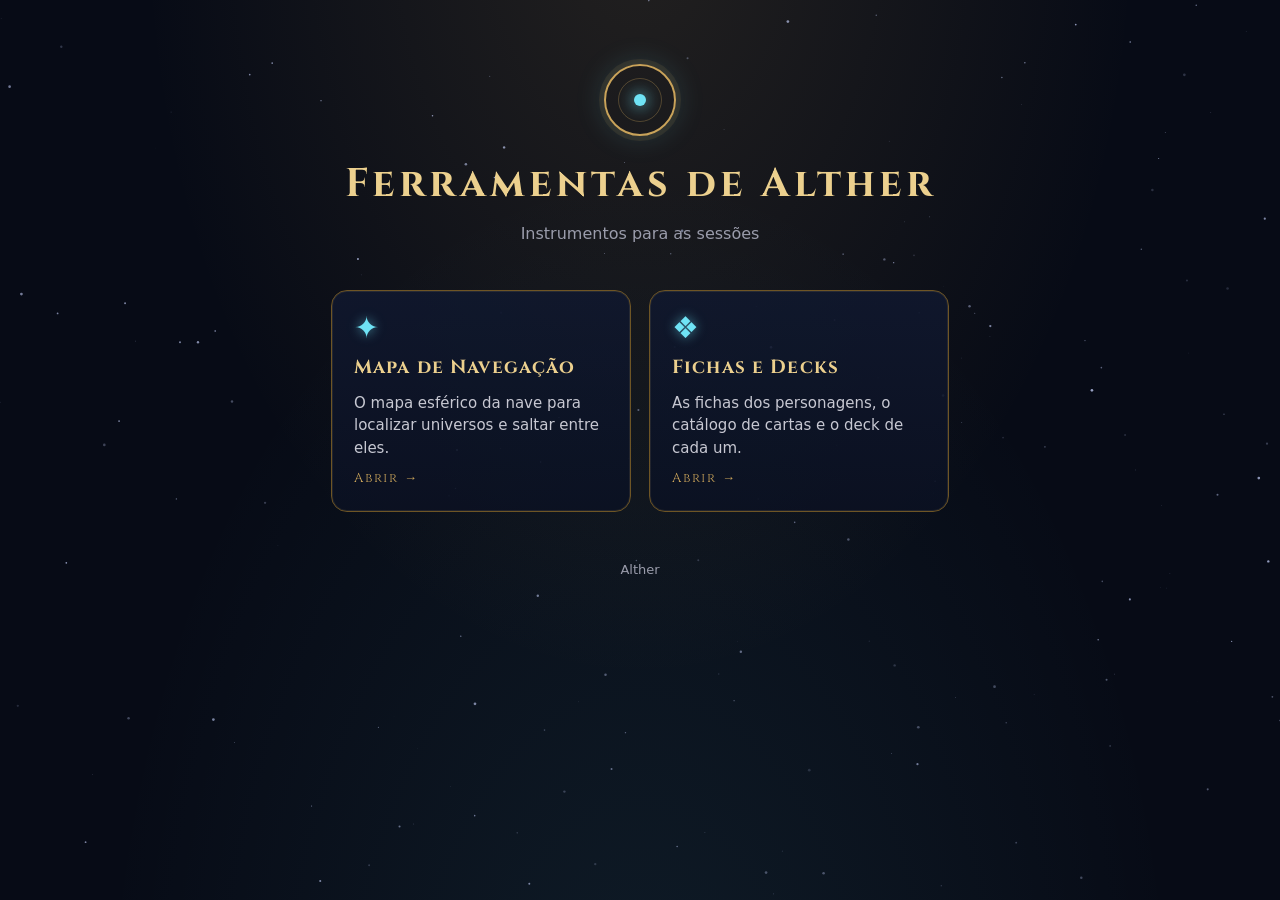
<file: index.html>
<!doctype html>
<html lang="pt-BR">
<head>
<meta charset="utf-8">
<meta name="viewport" content="width=device-width, initial-scale=1, viewport-fit=cover">
<meta name="theme-color" content="#070b16">
<title>Ferramentas de Alther</title>
<link rel="preconnect" href="https://fonts.googleapis.com">
<link rel="preconnect" href="https://fonts.gstatic.com" crossorigin>
<link href="https://fonts.googleapis.com/css2?family=Cinzel:wght@500;700&display=swap" rel="stylesheet">
<style>
  :root {
    --bg: #070b16;
    --brass: #c9a35a;
    --brass-hi: #ecd08e;
    --brass-lo: #6e5525;
    --line: rgba(201, 163, 90, 0.32);
    --text: #e9e3d2;
    --muted: #9a9cab;
    --energy: #6fe3f5;
    --display: "Cinzel", Georgia, serif;
  }
  * { box-sizing: border-box; }
  html, body { margin: 0; min-height: 100%; }
  body {
    background:
      radial-gradient(ellipse at 50% -10%, rgba(201,163,90,0.14), transparent 55%),
      radial-gradient(ellipse at 50% 120%, rgba(111,227,245,0.08), transparent 60%),
      var(--bg);
    color: var(--text);
    font: 16px/1.5 system-ui, -apple-system, "Segoe UI", Roboto, sans-serif;
    min-height: 100vh;
  }
  canvas#stars { position: fixed; inset: 0; width: 100%; height: 100%; z-index: 0; pointer-events: none; }
  main { position: relative; z-index: 1; max-width: 860px; margin: 0 auto; padding: 64px 16px 48px; }
  header { text-align: center; margin-bottom: 44px; }
  .sigil {
    width: 72px; height: 72px; margin: 0 auto 18px; border-radius: 50%;
    border: 2px solid var(--brass); position: relative;
    box-shadow: 0 0 0 5px rgba(201,163,90,0.1), 0 0 30px rgba(111,227,245,0.18);
  }
  .sigil::before, .sigil::after { content: ""; position: absolute; inset: 12px; border-radius: 50%; border: 1px solid var(--line); }
  .sigil::after { inset: 28px; background: var(--energy); border: none; box-shadow: 0 0 16px var(--energy); }
  h1 { font-family: var(--display); font-weight: 700; letter-spacing: 0.1em; color: var(--brass-hi); font-size: clamp(26px, 6vw, 40px); margin: 0; }
  header p { color: var(--muted); margin: 8px 0 0; }

  .tools { list-style: none; padding: 0; margin: 0; display: flex; flex-wrap: wrap; justify-content: center; gap: 18px; }
  .tools li { flex: 0 1 300px; }
  .tool {
    display: flex; flex-direction: column; gap: 10px; height: 100%;
    padding: 22px; border-radius: 16px; text-decoration: none; color: inherit;
    background: linear-gradient(180deg, rgba(16,24,46,0.9), rgba(11,17,34,0.9));
    border: 1px solid var(--brass-lo);
    box-shadow: inset 0 0 0 1px rgba(236,208,142,0.1);
    transition: transform 0.2s ease, border-color 0.2s ease, box-shadow 0.2s ease;
    min-height: 180px;
  }
  .tool:hover, .tool:focus-visible {
    transform: translateY(-3px); border-color: var(--brass);
    box-shadow: inset 0 0 0 1px rgba(236,208,142,0.2), 0 10px 30px rgba(111,227,245,0.12);
    outline: none;
  }
  .tool .icon { font-size: 30px; line-height: 1; color: var(--energy); text-shadow: 0 0 12px rgba(111,227,245,0.6); }
  .tool h2 { font-family: var(--display); font-size: 19px; letter-spacing: 0.06em; color: var(--brass-hi); margin: 0; font-weight: 700; }
  .tool p { margin: 0; color: #c7c8d2; font-size: 15px; flex: 1; }
  .tool .go { font-family: var(--display); font-size: 13px; letter-spacing: 0.14em; color: var(--brass); }
  footer { text-align: center; color: var(--muted); font-size: 13px; margin-top: 48px; }
</style>
</head>
<body>
<canvas id="stars" aria-hidden="true"></canvas>
<main>
  <header>
    <div class="sigil" aria-hidden="true"></div>
    <h1>Ferramentas de Alther</h1>
    <p>Instrumentos para as sessões</p>
  </header>

  <ul class="tools">
    <li data-ferramenta="mapa-navegacao">
      <a class="tool" href="tools/mapa-navegacao/">
        <span class="icon" aria-hidden="true">✦</span>
        <h2>Mapa de Navegação</h2>
        <p>O mapa esférico da nave para localizar universos e saltar entre eles.</p>
        <span class="go">Abrir →</span>
      </a>
    </li>
    <li data-ferramenta="fichas">
      <a class="tool" href="tools/fichas/">
        <span class="icon" aria-hidden="true">❖</span>
        <h2>Fichas e Decks</h2>
        <p>As fichas dos personagens, o catálogo de cartas e o deck de cada um.</p>
        <span class="go">Abrir →</span>
      </a>
    </li>
  </ul>

  <footer>Alther</footer>
</main>
<script>
  (() => {
    const c = document.getElementById('stars');
    const ctx = c.getContext('2d');
    let seed = 11;
    const rnd = () => (seed = (seed * 16807) % 2147483647) / 2147483647;
    const stars = Array.from({ length: 180 }, () => ({ x: rnd(), y: rnd(), r: rnd() * 1.2 + 0.2, a: rnd() * 0.6 + 0.15 }));
    function draw() {
      const dpr = window.devicePixelRatio || 1;
      c.width = innerWidth * dpr; c.height = innerHeight * dpr;
      ctx.setTransform(dpr, 0, 0, dpr, 0, 0);
      for (const s of stars) {
        ctx.globalAlpha = s.a; ctx.fillStyle = '#c9d4ff';
        ctx.beginPath(); ctx.arc(s.x * innerWidth, s.y * innerHeight, s.r, 0, Math.PI * 2); ctx.fill();
      }
    }
    addEventListener('resize', draw);
    draw();
  })();
</script>
</body>
</html>
</file>
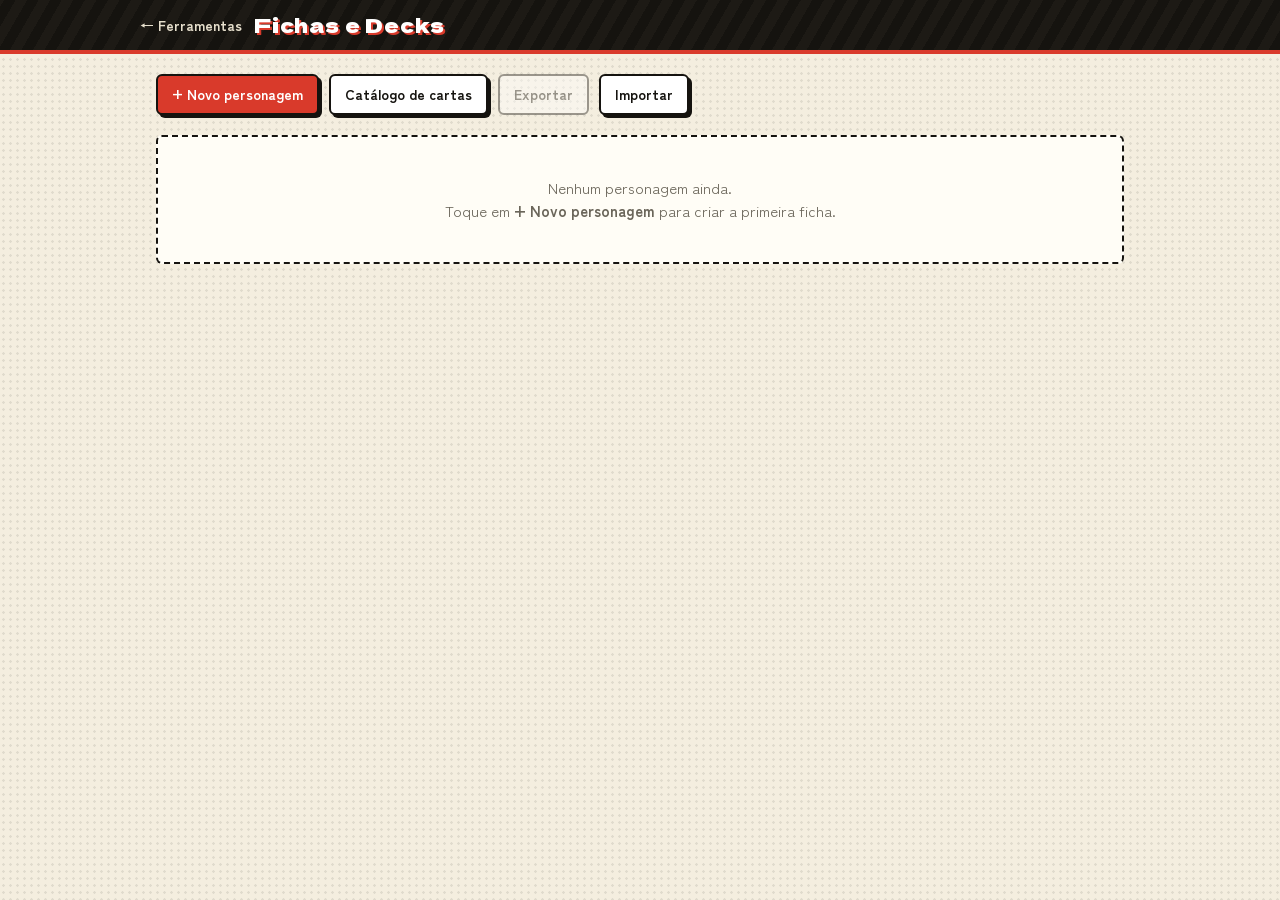
<file: tools/fichas/index.html>
<!doctype html>
<html lang="pt-BR">
<head>
<meta charset="utf-8">
<meta name="viewport" content="width=device-width, initial-scale=1, viewport-fit=cover">
<meta name="theme-color" content="#15130f">
<title>Fichas e Decks</title>
<link rel="preconnect" href="https://fonts.googleapis.com">
<link rel="preconnect" href="https://fonts.gstatic.com" crossorigin>
<link href="https://fonts.googleapis.com/css2?family=Dela+Gothic+One&family=Zen+Kaku+Gothic+New:wght@400;700&display=swap" rel="stylesheet">
<link rel="stylesheet" href="estilo.css">
</head>
<body>
<div class="topo">
  <div class="topo-linha">
    <a class="voltar" id="voltar" href="../../">← Ferramentas</a>
    <h1 id="titulo">Fichas e Decks</h1>
    <span class="salvo" id="salvo" aria-live="polite"></span>
    <a class="btn batalhar" id="batalhar" hidden>⚔ Batalhar</a>
  </div>
  <nav class="abas" id="abas" hidden></nav>
</div>
<main id="app"></main>
<input type="file" id="arquivo" accept="application/json,.json" hidden>

<script src="dados.js"></script>
<script src="cartas.js"></script>
<script src="comum.js"></script>
<script src="app.js"></script>
</body>
</html>
</file>
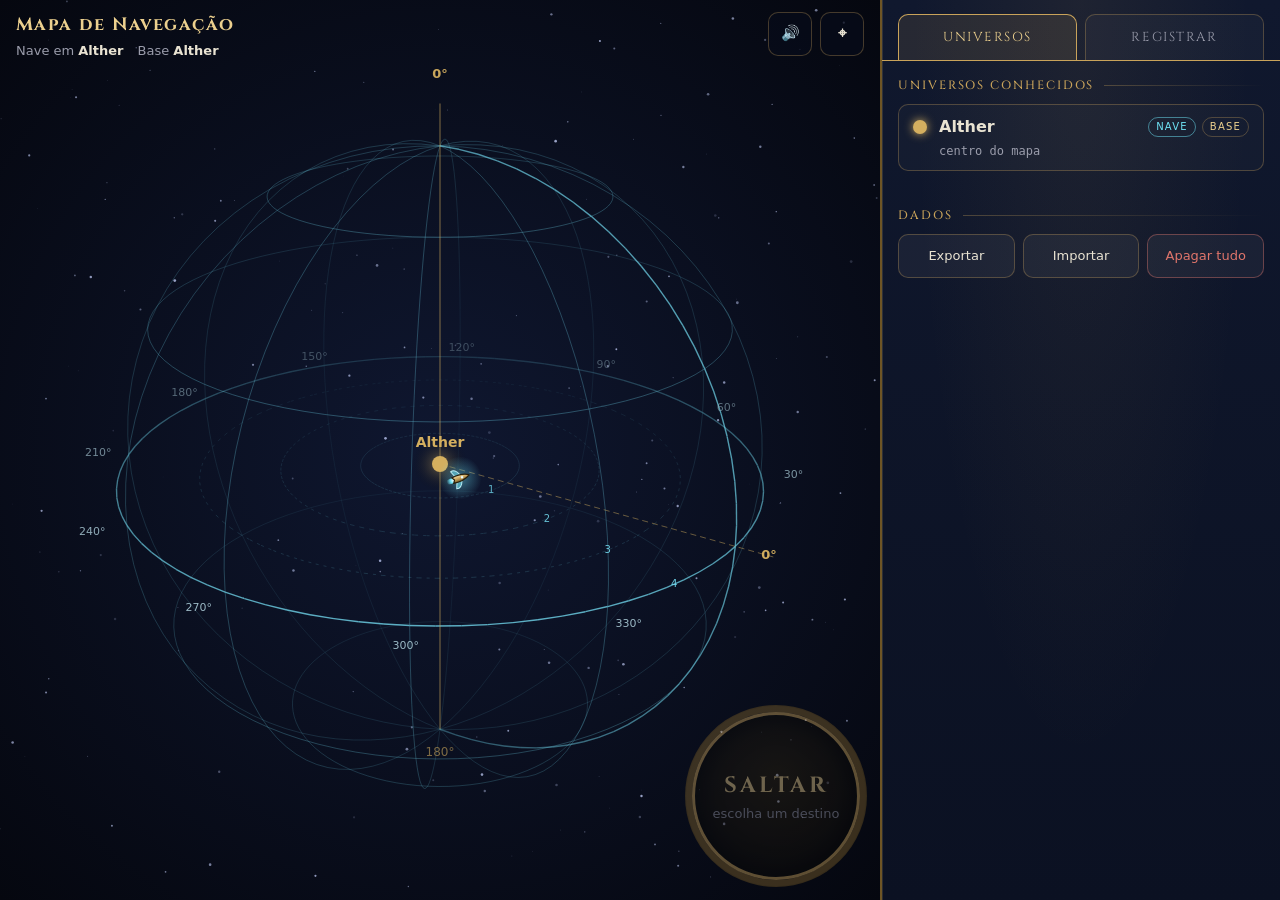
<file: tools/mapa-navegacao/index.html>
<!doctype html>
<html lang="pt-BR">
<head>
<meta charset="utf-8">
<meta name="viewport" content="width=device-width, initial-scale=1, viewport-fit=cover">
<meta name="theme-color" content="#070b16">
<title>Mapa de Navegação</title>
<link rel="preconnect" href="https://fonts.googleapis.com">
<link rel="preconnect" href="https://fonts.gstatic.com" crossorigin>
<link href="https://fonts.googleapis.com/css2?family=Cinzel:wght@500;700&display=swap" rel="stylesheet">
<style>
  :root {
    --bg: #070b16;
    --panel: #0b1122;
    --panel-2: #10182e;
    --brass: #c9a35a;
    --brass-hi: #ecd08e;
    --brass-lo: #6e5525;
    --line: rgba(201, 163, 90, 0.32);
    --text: #e9e3d2;
    --muted: #9a9cab;
    --energy: #6fe3f5;
    --energy-soft: rgba(111, 227, 245, 0.16);
    --danger: #e0756b;
    --radius: 12px;
    --mono: ui-monospace, "SF Mono", Menlo, monospace;
    --display: "Cinzel", Georgia, serif;
  }
  * { box-sizing: border-box; }
  html, body { margin: 0; height: 100%; }
  body {
    background: var(--bg);
    color: var(--text);
    font: 15px/1.45 system-ui, -apple-system, "Segoe UI", Roboto, sans-serif;
    overflow: hidden;
    -webkit-tap-highlight-color: transparent;
    -webkit-user-select: none; user-select: none;
  }
  input { -webkit-user-select: text; user-select: text; }
  .app {
    display: grid;
    grid-template-columns: 1fr 400px;
    height: 100vh;
    height: 100dvh;
  }
  .stage { position: relative; min-width: 0; min-height: 0; }
  #map { display: block; width: 100%; height: 100%; touch-action: none; cursor: grab; }
  #map:active { cursor: grabbing; }

  /* ---------- HUD ---------- */
  .hud {
    position: absolute; top: 12px; left: 16px; right: 16px;
    display: flex; justify-content: space-between; align-items: flex-start; gap: 12px;
    pointer-events: none;
  }
  .hud > * { pointer-events: auto; }
  .title { font-family: var(--display); font-weight: 700; letter-spacing: 0.08em; font-size: 18px; color: var(--brass-hi); margin: 0; }
  .status { display: flex; flex-wrap: wrap; gap: 6px 14px; margin-top: 4px; font-size: 13px; color: var(--muted); }
  .status strong { color: var(--text); font-weight: 600; }
  .hud-buttons { display: flex; gap: 8px; }
  .route {
    position: absolute; bottom: 14px; left: 16px; right: 240px;
    color: var(--muted); font-size: 12px; pointer-events: none;
    white-space: nowrap; overflow: hidden; text-overflow: ellipsis;
  }

  /* ---------- Jump control ---------- */
  .jump-dock { position: absolute; right: 20px; bottom: 20px; }
  .jump-btn {
    position: relative; width: 168px; height: 168px; border-radius: 50%;
    border: 3px solid var(--brass);
    background: radial-gradient(circle at 50% 40%, #2a2210 0%, #120f08 70%);
    box-shadow: 0 0 0 6px rgba(201,163,90,0.12), 0 0 0 7px var(--brass-lo), inset 0 0 24px rgba(0,0,0,0.8);
    display: flex; flex-direction: column; align-items: center; justify-content: center; gap: 4px;
    color: var(--brass-hi); padding: 0; cursor: pointer;
    transition: transform 0.15s ease, box-shadow 0.3s ease, opacity 0.3s ease;
  }
  .jump-btn .jl { font-family: var(--display); font-weight: 700; font-size: 22px; letter-spacing: 0.14em; }
  .jump-btn .jd { font-size: 13px; color: var(--text); max-width: 130px; text-align: center; line-height: 1.2; }
  .jump-btn:disabled { opacity: 0.45; cursor: default; }
  .jump-btn:disabled .jd { color: var(--muted); }
  .jump-btn:not(:disabled) {
    animation: charge 2.4s ease-in-out infinite;
    border-color: var(--brass-hi);
  }
  .jump-btn:not(:disabled):active { transform: scale(0.96); }
  @keyframes charge {
    0%, 100% { box-shadow: 0 0 0 6px rgba(201,163,90,0.15), 0 0 0 7px var(--brass-lo), 0 0 18px rgba(111,227,245,0.25), inset 0 0 24px rgba(0,0,0,0.8); }
    50% { box-shadow: 0 0 0 6px rgba(201,163,90,0.25), 0 0 0 7px var(--brass), 0 0 40px rgba(111,227,245,0.55), inset 0 0 30px rgba(111,227,245,0.15); }
  }

  /* ---------- Travel banner ---------- */
  .travel-banner {
    position: absolute; top: 70px; left: 50%; transform: translateX(-50%);
    width: min(420px, calc(100% - 32px));
    padding: 12px 18px; border-radius: var(--radius);
    background: rgba(8, 12, 26, 0.82); border: 1px solid var(--brass);
    text-align: center; pointer-events: none;
    box-shadow: 0 0 30px rgba(111,227,245,0.15);
  }
  .travel-banner[hidden] { display: none; }
  .tb-title { font-family: var(--display); letter-spacing: 0.3em; color: var(--energy); font-size: 14px; animation: blink 1.6s ease-in-out infinite; }
  .tb-route { font-size: 17px; font-weight: 600; margin: 4px 0 10px; }
  .tb-bar { height: 6px; border-radius: 3px; background: rgba(255,255,255,0.08); overflow: hidden; }
  .tb-bar div { height: 100%; width: 0; background: linear-gradient(90deg, var(--brass), var(--energy)); box-shadow: 0 0 10px var(--energy); }
  @keyframes blink { 50% { opacity: 0.45; } }

  /* ---------- Panel ---------- */
  .panel {
    background:
      radial-gradient(ellipse at 50% 0%, rgba(201,163,90,0.08), transparent 60%),
      linear-gradient(180deg, var(--panel-2), var(--panel));
    border-left: 2px solid var(--brass-lo);
    box-shadow: inset 1px 0 0 rgba(236,208,142,0.15);
    display: flex; flex-direction: column; min-height: 0;
    transition: opacity 0.4s ease;
  }
  .panel.locked { opacity: 0.35; pointer-events: none; }
  .tabs { display: grid; grid-template-columns: 1fr 1fr; gap: 8px; padding: 14px 16px 0; }
  .tabs button {
    font-family: var(--display); font-size: 13px; letter-spacing: 0.12em; text-transform: uppercase;
    min-height: 46px; border-radius: 10px 10px 0 0; border-bottom: none;
    background: rgba(255,255,255,0.03); color: var(--muted);
  }
  .tabs button.active { color: var(--brass-hi); background: rgba(201,163,90,0.12); border-color: var(--brass); }
  .tab { flex: 1; overflow-y: auto; padding: 16px; border-top: 1px solid var(--brass); display: flex; flex-direction: column; gap: 18px; }
  .tab[hidden] { display: none; }
  h2 {
    font-family: var(--display); font-size: 12px; letter-spacing: 0.16em; text-transform: uppercase;
    color: var(--brass); margin: 0 0 10px; font-weight: 500;
    display: flex; align-items: center; gap: 10px;
  }
  h2::after { content: ""; flex: 1; height: 1px; background: linear-gradient(90deg, var(--line), transparent); }

  button {
    font: inherit; color: var(--text); background: rgba(255,255,255,0.05);
    border: 1px solid var(--line); border-radius: 10px;
    padding: 10px 14px; min-height: 44px; cursor: pointer;
  }
  button:hover { background: rgba(255,255,255,0.09); }
  button.primary {
    background: linear-gradient(180deg, var(--brass-hi), var(--brass) 55%, #a8843f);
    color: #1d1505; border-color: var(--brass-hi); font-weight: 700; letter-spacing: 0.04em;
    box-shadow: 0 2px 0 var(--brass-lo), inset 0 1px 0 rgba(255,255,255,0.5);
  }
  button.primary:active { transform: translateY(1px); box-shadow: 0 1px 0 var(--brass-lo); }
  button.danger { color: var(--danger); border-color: rgba(224,117,107,0.4); }
  button.icon { width: 44px; padding: 0; font-weight: 700; background: rgba(8,12,26,0.7); }
  button:disabled { opacity: 0.4; cursor: default; }

  /* Universe tiles */
  .tiles { list-style: none; margin: 0; padding: 0; display: flex; flex-direction: column; gap: 8px; }
  .tile {
    width: 100%; text-align: left; display: grid; grid-template-columns: 14px 1fr auto; align-items: center; gap: 4px 12px;
    min-height: 64px; padding: 10px 14px; background: rgba(255,255,255,0.025);
  }
  .tile.selected { border-color: var(--brass-hi); background: rgba(201,163,90,0.13); box-shadow: inset 0 0 0 1px rgba(236,208,142,0.3); }
  .tile .dot { width: 14px; height: 14px; border-radius: 50%; box-shadow: 0 0 10px currentColor; }
  .tile .nm { font-weight: 600; font-size: 16px; }
  .tile .sub { grid-column: 2 / 4; font-size: 12px; color: var(--muted); font-family: var(--mono); }
  .badges { display: flex; gap: 6px; }
  .badge { font-size: 10px; letter-spacing: 0.12em; text-transform: uppercase; padding: 2px 7px; border-radius: 99px; border: 1px solid; }
  .badge.ship { color: var(--energy); border-color: rgba(111,227,245,0.5); }
  .badge.base { color: var(--brass-hi); border-color: var(--line); }

  .card { border: 1px solid var(--line); border-radius: var(--radius); padding: 14px; background: rgba(0,0,0,0.2); position: relative; }
  .card .name { font-size: 20px; font-weight: 600; margin-bottom: 8px; display: flex; align-items: center; gap: 10px; }
  .card h3 { font-size: 11px; color: var(--muted); font-weight: 500; margin: 14px 0 6px; text-transform: uppercase; letter-spacing: 0.1em; }
  .coords { display: grid; grid-template-columns: auto 1fr; gap: 4px 14px; margin: 0; font-size: 16px; }
  .coords dt { color: var(--brass); font-family: Georgia, "Times New Roman", serif; font-style: italic; }
  .coords dd { margin: 0; font-family: var(--mono); }
  .row { display: flex; gap: 8px; margin-top: 14px; flex-wrap: wrap; }
  .row button { flex: 1 1 auto; }
  .empty { color: var(--muted); font-size: 14px; margin: 0; }
  .swatch { width: 12px; height: 12px; border-radius: 50%; flex: none; }

  .obs { list-style: none; margin: 0; padding: 0; display: flex; flex-direction: column; gap: 6px; }
  .obs li { display: flex; align-items: stretch; gap: 6px; }
  .obs .edit { flex: 1; text-align: left; font-size: 13px; padding: 8px 10px; min-height: 44px; background: rgba(255,255,255,0.03); }
  .obs .edit .from { display: block; color: var(--muted); font-size: 12px; }
  .obs .edit .val { font-family: var(--mono); }
  .obs .del { width: 44px; padding: 0; color: var(--muted); }

  .data-actions { display: flex; gap: 8px; flex-wrap: wrap; }
  .data-actions button { flex: 1; font-size: 13px; }

  /* ---------- Register tab ---------- */
  .chips { display: flex; flex-wrap: wrap; gap: 8px; }
  .chip {
    min-height: 44px; padding: 8px 14px; border-radius: 99px; display: inline-flex; align-items: center; gap: 8px;
    background: rgba(255,255,255,0.04); font-weight: 600;
  }
  .chip.active { border-color: var(--brass-hi); background: rgba(201,163,90,0.2); color: var(--brass-hi); box-shadow: 0 0 12px rgba(201,163,90,0.25); }
  .chip.add { border-style: dashed; color: var(--muted); }
  .chip:disabled { opacity: 0.3; }
  .new-name {
    margin-top: 10px; width: 100%; font: inherit; font-size: 16px; color: var(--text);
    background: rgba(0,0,0,0.3); border: 1px solid var(--brass); border-radius: 10px; padding: 10px 12px; min-height: 46px;
  }
  .new-name[hidden] { display: none; }
  .new-name:focus { outline: 2px solid var(--energy); outline-offset: 1px; }

  .instrument {
    position: relative; border-radius: 16px; padding: 14px;
    background: radial-gradient(ellipse at 50% 30%, rgba(111,227,245,0.05), transparent 70%), rgba(0,0,0,0.28);
    border: 1px solid var(--brass-lo);
    box-shadow: inset 0 0 0 1px rgba(236,208,142,0.12), inset 0 0 30px rgba(0,0,0,0.5);
  }
  .instrument::before, .instrument::after {
    content: ""; position: absolute; top: 9px; width: 7px; height: 7px; border-radius: 50%;
    background: radial-gradient(circle at 35% 35%, var(--brass-hi), var(--brass-lo));
  }
  .instrument::before { left: 9px; } .instrument::after { right: 9px; }
  .inst-head { display: flex; align-items: center; justify-content: space-between; gap: 10px; margin-bottom: 8px; padding: 0 10px; }
  .inst-sym { font-family: Georgia, "Times New Roman", serif; font-style: italic; font-size: 28px; color: var(--brass-hi); line-height: 1; }
  .inst-val { font-family: var(--mono); font-size: 20px; color: var(--energy); text-shadow: 0 0 10px rgba(111,227,245,0.5); }
  .instrument.off .inst-val { color: var(--muted); text-shadow: none; }
  .toggle {
    min-height: 36px; padding: 4px 12px; border-radius: 99px; font-size: 12px; letter-spacing: 0.1em; text-transform: uppercase;
  }
  .toggle.on { color: var(--energy); border-color: rgba(111,227,245,0.6); background: var(--energy-soft); }
  .dial { display: block; width: 100%; max-width: 320px; aspect-ratio: 1; margin: 0 auto; touch-action: none; }
  .nudge { display: grid; grid-template-columns: 56px 1fr 56px; gap: 8px; margin-top: 10px; align-items: center; }
  .nudge .step { font-size: 22px; padding: 0; min-height: 52px; }
  .seg { display: grid; grid-template-columns: repeat(3, 1fr); border: 1px solid var(--line); border-radius: 10px; overflow: hidden; }
  .seg button { border: none; border-radius: 0; min-height: 50px; font-size: 26px; font-family: Georgia, "Times New Roman", serif; background: transparent; color: var(--muted); }
  .seg button + button { border-left: 1px solid var(--line); }
  .seg button.active { background: var(--energy-soft); color: var(--energy); }
  .instrument.off .dial, .instrument.off .nudge, .instrument.off .rbar, .instrument.off .rsteps { opacity: 0.35; }

  .rbar { position: relative; height: 70px; margin: 6px 6px 0; touch-action: none; cursor: pointer; }
  .rtrack {
    position: absolute; left: 0; right: 0; top: 20px; height: 22px; border-radius: 11px;
    background: linear-gradient(180deg, #05070f, #111a30); border: 1px solid var(--brass-lo);
    box-shadow: inset 0 2px 6px rgba(0,0,0,0.8); overflow: hidden;
  }
  .rfill {
    position: absolute; left: 0; top: 0; bottom: 0; width: 0;
    background: linear-gradient(90deg, rgba(111,227,245,0.15), rgba(111,227,245,0.85));
    box-shadow: 0 0 14px rgba(111,227,245,0.7);
  }
  .rfill::after {
    content: ""; position: absolute; inset: 0;
    background: repeating-linear-gradient(90deg, transparent 0 6px, rgba(0,0,0,0.25) 6px 8px);
  }
  .rthumb {
    position: absolute; top: 10px; width: 26px; height: 42px; margin-left: -13px; border-radius: 6px;
    background: linear-gradient(90deg, var(--brass-lo), var(--brass-hi) 45%, var(--brass) 60%, var(--brass-lo));
    border: 1px solid #2a1f0a; box-shadow: 0 2px 6px rgba(0,0,0,0.6);
  }
  .rthumb::after { content: ""; position: absolute; left: 50%; top: 8px; bottom: 8px; width: 2px; margin-left: -1px; background: rgba(0,0,0,0.4); }
  .rticks { position: absolute; left: 0; right: 0; top: 48px; height: 20px; font-size: 10px; color: var(--muted); font-family: var(--mono); }
  .rticks span { position: absolute; transform: translateX(-50%); }
  .rticks span::before { content: ""; position: absolute; left: 50%; top: -5px; width: 1px; height: 4px; background: var(--line); }
  .rsteps { display: grid; grid-template-columns: repeat(4, 1fr); gap: 8px; margin-top: 8px; }
  .rsteps button { font-family: var(--mono); min-height: 50px; }

  .error { color: var(--danger); font-size: 14px; min-height: 1.2em; margin: 0; }
  .save-btn { min-height: 56px; font-size: 17px; font-family: var(--display); letter-spacing: 0.1em; }
  .toast {
    position: absolute; left: 50%; bottom: 24px; transform: translate(-50%, 20px);
    padding: 10px 18px; border-radius: 99px; background: rgba(8,12,26,0.92); border: 1px solid var(--energy);
    color: var(--energy); font-size: 14px; opacity: 0; pointer-events: none; transition: opacity 0.3s, transform 0.3s;
  }
  .toast.show { opacity: 1; transform: translate(-50%, 0); }

  @media (max-width: 860px) {
    .app { grid-template-columns: 1fr; grid-template-rows: minmax(0, 50%) minmax(0, 50%); }
    .panel { border-left: 0; border-top: 2px solid var(--brass-lo); }
    .jump-btn { width: 120px; height: 120px; }
    .jump-btn .jl { font-size: 17px; }
    .jump-btn .jd { font-size: 12px; max-width: 96px; }
    .route { right: 150px; }
  }
</style>
</head>
<body>
<div class="app">
  <div class="stage">
    <canvas id="map" aria-label="Mapa esférico dos universos"></canvas>
    <div class="hud">
      <div>
        <h1 class="title">Mapa de Navegação</h1>
        <div class="status">
          <span>Nave em <strong id="shipName"></strong></span>
          <span>Base <strong id="baseName"></strong></span>
        </div>
      </div>
      <div class="hud-buttons">
        <button class="icon" id="btnSound" title="Som"></button>
        <button class="icon" id="btnRecenter" title="Recentralizar a vista">⌖</button>
      </div>
    </div>
    <div class="travel-banner" id="travelBanner" hidden>
      <div class="tb-title">VIAJANDO</div>
      <div class="tb-route" id="travelRoute"></div>
      <div class="tb-bar"><div id="travelBar"></div></div>
    </div>
    <div class="jump-dock" id="jumpDock">
      <button class="jump-btn" id="btnJump" disabled>
        <span class="jl">SALTAR</span>
        <span class="jd" id="jumpDest"></span>
      </button>
    </div>
    <div class="route" id="route"></div>
  </div>

  <aside class="panel" id="panel">
    <nav class="tabs">
      <button data-tab="universos" class="active">Universos</button>
      <button data-tab="registro">Registrar</button>
    </nav>

    <section class="tab" id="tab-universos">
      <div>
        <h2>Universos conhecidos</h2>
        <ul class="tiles" id="tiles"></ul>
      </div>
      <div id="selection"></div>
      <div>
        <h2>Dados</h2>
        <div class="data-actions">
          <button id="btnExport">Exportar</button>
          <button id="btnImport">Importar</button>
          <button id="btnReset" class="danger">Apagar tudo</button>
        </div>
        <input type="file" id="importFile" accept="application/json,.json" hidden>
      </div>
    </section>

    <section class="tab" id="tab-registro" hidden>
      <div>
        <h2>Universo</h2>
        <div class="chips" id="chipsTarget"></div>
        <input class="new-name" id="newName" maxlength="40" placeholder="Nome do novo universo" hidden>
      </div>
      <div>
        <h2>Medido a partir de</h2>
        <div class="chips" id="chipsFrom"></div>
      </div>

      <div class="instrument" id="instTh">
        <div class="inst-head"><span class="inst-sym">θ</span><span class="inst-val" id="valTh"></span></div>
        <canvas class="dial" id="dialTh"></canvas>
        <div class="nudge">
          <button class="step" data-dial="th" data-dir="-1">−</button>
          <div class="seg" data-dial="th"><button data-ring="0">°</button><button data-ring="1">′</button><button data-ring="2">″</button></div>
          <button class="step" data-dial="th" data-dir="1">+</button>
        </div>
      </div>

      <div class="instrument" id="instPh">
        <div class="inst-head"><span class="inst-sym">φ</span><span class="inst-val" id="valPh"></span><button class="toggle" id="togPh"></button></div>
        <canvas class="dial" id="dialPh"></canvas>
        <div class="nudge">
          <button class="step" data-dial="ph" data-dir="-1">−</button>
          <div class="seg" data-dial="ph"><button data-ring="0">°</button><button data-ring="1">′</button><button data-ring="2">″</button></div>
          <button class="step" data-dial="ph" data-dir="1">+</button>
        </div>
      </div>

      <div class="instrument" id="instR">
        <div class="inst-head"><span class="inst-sym">r</span><span class="inst-val" id="valR"></span><button class="toggle" id="togR"></button></div>
        <div class="rbar" id="rbar">
          <div class="rtrack"><div class="rfill" id="rfill"></div></div>
          <div class="rthumb" id="rthumb"></div>
          <div class="rticks" id="rticks"></div>
        </div>
        <div class="rsteps">
          <button data-r="-1">−1</button><button data-r="-0.1">−0,1</button><button data-r="0.1">+0,1</button><button data-r="1">+1</button>
        </div>
      </div>

      <p class="error" id="fError"></p>
      <button class="primary save-btn" id="btnSave">Registrar</button>
    </section>
    <div class="toast" id="toast"></div>
  </aside>
</div>

<script>
(() => {
  'use strict';

  // ---------- Math ----------
  const DEG = Math.PI / 180;
  const clamp = (v, a, b) => Math.max(a, Math.min(b, v));
  const sub = (a, b) => ({ x: a.x - b.x, y: a.y - b.y, z: a.z - b.z });
  const add = (a, b) => ({ x: a.x + b.x, y: a.y + b.y, z: a.z + b.z });
  const mul = (a, k) => ({ x: a.x * k, y: a.y * k, z: a.z * k });
  const dot = (a, b) => a.x * b.x + a.y * b.y + a.z * b.z;
  const len = a => Math.hypot(a.x, a.y, a.z);
  const lerp = (a, b, t) => a + (b - a) * t;
  const lerpV = (a, b, t) => ({ x: lerp(a.x, b.x, t), y: lerp(a.y, b.y, t), z: lerp(a.z, b.z, t) });
  const ease = t => t < 0.5 ? 4 * t * t * t : 1 - Math.pow(-2 * t + 2, 3) / 2;
  const easeOut = t => 1 - Math.pow(1 - t, 3);
  const easeOutBack = t => { const c = 1.9; return 1 + (c + 1) * Math.pow(t - 1, 3) + c * Math.pow(t - 1, 2); };
  const ORIGIN = { x: 0, y: 0, z: 0 };

  // θ: polar angle from +z axis (0..180). φ: azimuth in xy-plane from +x axis (0..360).
  function sphToCart(r, th, ph) {
    const t = th * DEG, p = ph * DEG;
    return { x: r * Math.sin(t) * Math.cos(p), y: r * Math.sin(t) * Math.sin(p), z: r * Math.cos(t) };
  }
  function cartToSph(v) {
    const r = len(v);
    if (r < 1e-9) return { r: 0, th: null, ph: null };
    const th = Math.acos(clamp(v.z / r, -1, 1)) / DEG;
    let ph = null;
    if (Math.hypot(v.x, v.y) > 1e-9) {
      ph = Math.atan2(v.y, v.x) / DEG;
      if (ph < 0) ph += 360;
    }
    return { r, th, ph };
  }

  // Closest approach between rays p1 + t·u and p2 + q·v (unit vectors).
  // Returns the midpoint when both rays point forward and pass close enough to meet.
  function crossRays(p1, u, p2, v) {
    const w = sub(p1, p2), b = dot(u, v), d = dot(u, w), e = dot(v, w);
    const den = 1 - b * b;
    if (den < 1e-6) return null;
    const t = (b * e - d) / den, q = (e - b * d) / den;
    if (t <= 0 || q <= 0) return null;
    const a = add(p1, mul(u, t)), c = add(p2, mul(v, q));
    if (len(sub(a, c)) > 0.01 * (t + q) / 2) return null;
    return mul(add(a, c), 0.5);
  }

  // ---------- Formatting ----------
  function dms(d) {
    const total = Math.round(d * 3600);
    return { D: Math.floor(total / 3600), M: Math.floor((total % 3600) / 60), S: total % 60 };
  }
  function fmtAngle(d, wrap) {
    if (d == null) return '—';
    let { D, M, S } = dms(d);
    if (wrap && D >= 360) D -= 360;
    return `${D}°${String(M).padStart(2, '0')}′${String(S).padStart(2, '0')}″`;
  }
  const fmtR = r => r.toLocaleString('pt-BR', { maximumFractionDigits: 2 });
  const fmtR1 = r => r.toLocaleString('pt-BR', { minimumFractionDigits: 1, maximumFractionDigits: 1 });
  function niceStep(x) {
    if (x <= 0) return 1;
    const p = Math.pow(10, Math.floor(Math.log10(x)));
    const n = x / p;
    return (n < 1.5 ? 1 : n < 3.5 ? 2 : n < 7.5 ? 5 : 10) * p;
  }
  const PALETTE = ['#e79bd8', '#9be38f', '#f0a46b', '#a8a4ff', '#f2e27a', '#ff8f8f', '#7fe0c8', '#8fc8ff'];

  // ---------- State ----------
  // universes: [{ id, name }] ('alther' is the fixed origin).
  // obs: coordinates of `target` measured from `from` (θ always; φ and r optional). One per ordered pair.
  // current: where the ship is. base: the universe the map is centered on for analysis.
  const KEY = 'alther-mapa-navegacao-v2';
  const defaultState = () => ({
    universes: [{ id: 'alther', name: 'Alther' }],
    obs: [], current: 'alther', base: 'alther', history: []
  });
  const optNum = v => v === null || Number.isFinite(v);
  function validState(s) {
    if (!s || !Array.isArray(s.universes) || !Array.isArray(s.obs) || !Array.isArray(s.history)) return false;
    const ids = new Set(s.universes.map(u => u && u.id));
    return s.universes.every(u => typeof u.id === 'string' && typeof u.name === 'string') &&
      ids.has('alther') && ids.has(s.current) &&
      s.obs.every(o => o && typeof o.id === 'string' && ids.has(o.target) && ids.has(o.from) &&
        Number.isFinite(o.th) && optNum(o.ph) && optNum(o.r));
  }
  function normalize(s) {
    if (!s.base || !s.universes.some(u => u.id === s.base)) s.base = s.current;
    // Older saves could hold several records for the same ordered pair: keep the latest one.
    const seen = new Set();
    s.obs = s.obs.slice().reverse().filter(o => {
      const k = o.target + '|' + o.from;
      if (seen.has(k)) return false;
      seen.add(k); return true;
    }).reverse();
    return s;
  }
  function load() {
    try {
      const s = JSON.parse(localStorage.getItem(KEY));
      if (validState(s)) return normalize(s);
    } catch (e) { /* storage unavailable */ }
    return defaultState();
  }
  function save() {
    try { localStorage.setItem(KEY, JSON.stringify(state)); } catch (e) { /* ignore */ }
  }
  let state = load();
  let selectedId = null;
  const newId = p => p + Date.now().toString(36) + Math.random().toString(36).slice(2, 6);
  const byId = id => state.universes.find(u => u.id === id);
  const colorOf = id => id === 'alther' ? '#f5efe0' : PALETTE[Math.max(0, state.universes.findIndex(u => u.id === id) - 1) % PALETTE.length];
  const findObs = (target, from) => state.obs.find(o => o.target === target && o.from === from);

  // ---------- Solving positions ----------
  let solved = { pos: new Map(), noCross: new Set() };
  function solve() {
    const pos = new Map([['alther', ORIGIN]]);
    let changed = true;
    while (changed) {
      changed = false;
      for (const o of state.obs) {
        if (o.ph == null || o.r == null) continue;
        const v = sphToCart(o.r, o.th, o.ph);
        if (pos.has(o.from) && !pos.has(o.target)) { pos.set(o.target, add(pos.get(o.from), v)); changed = true; }
        else if (pos.has(o.target) && !pos.has(o.from)) { pos.set(o.from, sub(pos.get(o.target), v)); changed = true; }
      }
      for (const u of state.universes) {
        if (pos.has(u.id)) continue;
        const rays = state.obs.filter(o => o.target === u.id && o.ph != null && o.r == null && pos.has(o.from));
        let p = null;
        for (let i = 0; i < rays.length && !p; i++) {
          for (let j = i + 1; j < rays.length && !p; j++) {
            if (rays[i].from === rays[j].from) continue;
            p = crossRays(pos.get(rays[i].from), sphToCart(1, rays[i].th, rays[i].ph),
                          pos.get(rays[j].from), sphToCart(1, rays[j].th, rays[j].ph));
          }
        }
        if (p) { pos.set(u.id, p); changed = true; }
      }
    }
    const noCross = new Set();
    for (const u of state.universes) {
      if (pos.has(u.id)) continue;
      const origins = new Set(state.obs.filter(o => o.target === u.id && o.ph != null && o.r == null && pos.has(o.from)).map(o => o.from));
      if (origins.size >= 2) noCross.add(u.id);
    }
    solved = { pos, noCross };
  }
  const posOf = id => solved.pos.get(id);
  const located = id => solved.pos.has(id);
  const basePos = () => posOf(state.base);

  // ---------- Camera ----------
  const canvas = document.getElementById('map');
  const ctx = canvas.getContext('2d');
  let W = 0, H = 0, DPR = 1;
  const view = { yaw: -0.6, pitch: 0.42, zoom: 1, center: { ...ORIGIN }, R: 4 };
  let anim = null;

  function targetRadius(ref) {
    let max = 0;
    for (const p of solved.pos.values()) max = Math.max(max, len(sub(p, ref)));
    if (max === 0) return { R: 4, step: 1 };
    const step = niceStep(max / 3);
    return { R: step * Math.ceil((max * 1.08) / step), step };
  }
  function project(p) {
    const q = sub(p, view.center);
    const cy = Math.cos(view.yaw), sy = Math.sin(view.yaw);
    const x1 = q.x * cy - q.y * sy;
    const y1 = q.x * sy + q.y * cy;
    const cp = Math.cos(view.pitch), sp = Math.sin(view.pitch);
    const y2 = y1 * cp - q.z * sp;
    const z2 = y1 * sp + q.z * cp;
    const cam = view.R * 4.5;
    const s = cam / Math.max(cam + y2, cam * 0.15);
    const scale = (Math.min(W, H) * 0.36 / view.R) * view.zoom;
    return { sx: W / 2 + x1 * scale * s, sy: H / 2 + 14 - z2 * scale * s, depth: y2 / view.R, s };
  }
  function resize() {
    const r = canvas.getBoundingClientRect();
    DPR = window.devicePixelRatio || 1;
    W = r.width; H = r.height;
    canvas.width = Math.round(W * DPR); canvas.height = Math.round(H * DPR);
    ctx.setTransform(DPR, 0, 0, DPR, 0, 0);
    requestDraw();
  }

  // ---------- Map drawing ----------
  const stars = (() => {
    let seed = 7;
    const rnd = () => (seed = (seed * 16807) % 2147483647) / 2147483647;
    return Array.from({ length: 220 }, () => ({ x: rnd(), y: rnd(), r: rnd() * 1.2 + 0.2, a: rnd() * 0.6 + 0.15 }));
  })();
  const alphaFor = depth => clamp(0.55 - depth * 0.4, 0.08, 0.9);

  function polyline(points, color, width, baseAlpha = 1, dash = null) {
    ctx.lineWidth = width;
    ctx.setLineDash(dash || []);
    ctx.strokeStyle = color;
    const pr = points.map(project);
    for (let i = 0; i < pr.length - 1; i++) {
      const a = pr[i], b = pr[i + 1];
      ctx.globalAlpha = clamp(alphaFor((a.depth + b.depth) / 2) * baseAlpha, 0, 1);
      ctx.beginPath(); ctx.moveTo(a.sx, a.sy); ctx.lineTo(b.sx, b.sy); ctx.stroke();
    }
    ctx.globalAlpha = 1;
    ctx.setLineDash([]);
  }
  function circle(fn, n = 96) {
    const pts = [];
    for (let i = 0; i <= n; i++) pts.push(fn((i / n) * Math.PI * 2));
    return pts;
  }
  function text(str, p, opts = {}) {
    const pr = project(p);
    ctx.font = opts.font || '12px system-ui, sans-serif';
    ctx.fillStyle = opts.color || '#9a9cab';
    ctx.globalAlpha = opts.alpha != null ? opts.alpha : clamp(alphaFor(pr.depth) + 0.2, 0.2, 1);
    ctx.textAlign = 'center';
    ctx.textBaseline = 'middle';
    ctx.fillText(str, pr.sx + (opts.dx || 0), pr.sy + (opts.dy || 0));
    ctx.globalAlpha = 1;
  }

  let hitTargets = [];

  function drawGrid() {
    const c = view.center, R = view.R;
    const { step } = targetRadius(basePos());
    const at = v => add(c, v);
    const GRID = '#6fd3e8', GOLD = '#d4af5f';
    for (let th = 30; th <= 150; th += 30) {
      const t = th * DEG;
      polyline(circle(a => at({ x: R * Math.sin(t) * Math.cos(a), y: R * Math.sin(t) * Math.sin(a), z: R * Math.cos(t) })),
        GRID, th === 90 ? 1.4 : 0.8, th === 90 ? 0.9 : 0.45);
    }
    for (let ph = 0; ph < 360; ph += 30) {
      const p = ph * DEG, pts = [];
      for (let i = 0; i <= 48; i++) {
        const t = (i / 48) * Math.PI;
        pts.push(at({ x: R * Math.sin(t) * Math.cos(p), y: R * Math.sin(t) * Math.sin(p), z: R * Math.cos(t) }));
      }
      polyline(pts, GRID, ph === 0 ? 1.4 : 0.8, ph === 0 ? 0.9 : 0.4);
    }
    for (let k = step; k < R - 1e-9; k += step) {
      polyline(circle(a => at({ x: k * Math.cos(a), y: k * Math.sin(a), z: 0 })), GRID, 0.6, 0.35, [3, 5]);
      text(fmtR(k), at({ x: k * Math.cos(-0.3), y: k * Math.sin(-0.3), z: 0 }), { font: '10px system-ui', color: GRID });
    }
    text(fmtR(R), at({ x: R * Math.cos(-0.3), y: R * Math.sin(-0.3), z: 0 }), { font: '10px system-ui', color: GRID });
    polyline([at({ x: 0, y: 0, z: -R }), at({ x: 0, y: 0, z: R * 1.12 })], GOLD, 1.2, 0.9);
    polyline([at(ORIGIN), at({ x: R * 1.12, y: 0, z: 0 })], GOLD, 1, 0.7, [6, 4]);
    text('0°', at({ x: 0, y: 0, z: R * 1.2 }), { color: GOLD, font: '600 13px system-ui' });
    text('180°', at({ x: 0, y: 0, z: -R * 1.1 }), { color: GOLD, font: '12px system-ui' });
    for (let ph = 0; ph < 360; ph += 30) {
      const p = ph * DEG;
      text(`${ph}°`, at({ x: R * 1.1 * Math.cos(p), y: R * 1.1 * Math.sin(p), z: 0 }),
        { color: ph === 0 ? GOLD : '#9ab8c4', font: ph === 0 ? '600 13px system-ui' : '11px system-ui' });
    }
  }

  // Partial observations: θ only → ring (cone around the vertical through the origin);
  // θ + φ → ray from the origin. They stay on the map after the universe is located.
  function drawPartials(now) {
    const R = view.R;
    const labels = [];
    for (const o of state.obs) {
      if (o.r != null || !located(o.from)) continue;
      const targetKnown = located(o.target);
      const glowing = o.target === selectedId || effectT(o.target, now) != null;
      const color = colorOf(o.target);
      const origin = posOf(o.from);
      const w = glowing ? 2.4 : targetKnown ? 1.1 : 1.6;
      const alpha = glowing ? 1.6 : targetKnown ? 0.55 : 1.2;
      if (o.ph == null) {
        const D = targetKnown ? len(sub(posOf(o.target), origin)) : R;
        const t = o.th * DEG;
        const pts = circle(a => add(origin, { x: D * Math.sin(t) * Math.cos(a), y: D * Math.sin(t) * Math.sin(a), z: D * Math.cos(t) }));
        polyline(pts, color, w, alpha);
        if (!targetKnown) {
          let best = null;
          for (const p of pts) { const pr = project(p); if (!best || pr.depth < best.pr.depth) best = { p, pr }; }
          labels.push({ name: byId(o.target).name, p: best.p, color });
        }
      } else {
        const dir = sphToCart(1, o.th, o.ph);
        const reach = targetKnown ? len(sub(posOf(o.target), origin)) * 1.15
                                  : Math.max(R * 2.2, len(sub(origin, view.center)) + R * 1.5);
        const pts = [];
        for (let i = 0; i <= 40; i++) pts.push(add(origin, mul(dir, reach * i / 40)));
        polyline(pts, color, w, alpha, [10, 6]);
        if (!targetKnown) labels.push({ name: byId(o.target).name, p: add(origin, mul(dir, Math.min(reach, R * 1.05))), color });
      }
    }
    for (const l of labels) text(l.name, l.p, { color: l.color, font: '600 12px system-ui', dy: -10, alpha: 0.95 });
  }

  // ---------- Effects (discovery / arrival) ----------
  const EFFECT_MS = 2600;
  let effects = []; // { id, t0, kind: 'found' | 'arrive' }
  function effectT(id, now, kind) {
    const d = effects.find(x => x.id === id && (!kind || x.kind === kind));
    if (!d) return null;
    const t = (now - d.t0) / EFFECT_MS;
    return t >= 0 && t < 1 ? t : null;
  }
  function drawBurst(x, y, color, t) {
    const fr = 70 * (0.4 + t);
    const flash = ctx.createRadialGradient(x, y, 0, x, y, fr);
    flash.addColorStop(0, '#ffffff'); flash.addColorStop(0.25, color); flash.addColorStop(1, 'rgba(0,0,0,0)');
    ctx.globalAlpha = Math.pow(1 - t, 2) * 0.9;
    ctx.fillStyle = flash;
    ctx.beginPath(); ctx.arc(x, y, fr, 0, Math.PI * 2); ctx.fill();
    ctx.strokeStyle = color;
    for (let k = 0; k < 3; k++) {
      const tk = t * 1.5 - k * 0.2;
      if (tk <= 0 || tk >= 1) continue;
      ctx.globalAlpha = (1 - tk) * 0.85;
      ctx.lineWidth = 2.5 * (1 - tk) + 0.5;
      ctx.beginPath(); ctx.arc(x, y, 8 + easeOut(tk) * 130, 0, Math.PI * 2); ctx.stroke();
    }
    for (let i = 0; i < 18; i++) {
      const a = (i / 18) * Math.PI * 2 + (i % 2) * 0.17;
      const dist = easeOut(t) * (60 + (i % 3) * 25);
      ctx.globalAlpha = (1 - t) * 0.9;
      ctx.fillStyle = i % 3 === 0 ? '#ffffff' : color;
      ctx.beginPath(); ctx.arc(x + Math.cos(a) * dist, y + Math.sin(a) * dist, 2 * (1 - t) + 0.6, 0, Math.PI * 2); ctx.fill();
    }
    ctx.globalAlpha = 1;
  }

  // Small magical vessel, pointing along +x before rotation.
  function drawShip(x, y, angle, s, now) {
    ctx.save();
    ctx.translate(x, y);
    ctx.rotate(angle);
    const glow = ctx.createRadialGradient(0, 0, 0, 0, 0, s * 2.4);
    glow.addColorStop(0, 'rgba(111,227,245,0.45)'); glow.addColorStop(1, 'rgba(111,227,245,0)');
    ctx.fillStyle = glow;
    ctx.beginPath(); ctx.arc(0, 0, s * 2.4, 0, Math.PI * 2); ctx.fill();
    // engine flame
    const flick = 0.75 + 0.25 * Math.sin(now / 60);
    const fl = ctx.createRadialGradient(-s * 0.8, 0, 0, -s * 0.8, 0, s * 0.9 * flick);
    fl.addColorStop(0, '#ffffff'); fl.addColorStop(0.4, '#6fe3f5'); fl.addColorStop(1, 'rgba(111,227,245,0)');
    ctx.fillStyle = fl;
    ctx.beginPath(); ctx.ellipse(-s * 1.05, 0, s * 0.8 * flick, s * 0.3, 0, 0, Math.PI * 2); ctx.fill();
    // sails / wings
    ctx.fillStyle = 'rgba(111,227,245,0.55)';
    ctx.strokeStyle = 'rgba(200,250,255,0.9)'; ctx.lineWidth = 1;
    for (const sg of [-1, 1]) {
      ctx.beginPath();
      ctx.moveTo(s * 0.15, sg * s * 0.25);
      ctx.quadraticCurveTo(-s * 0.2, sg * s * 1.2, -s * 0.75, sg * s * 1.0);
      ctx.lineTo(-s * 0.45, sg * s * 0.25);
      ctx.closePath(); ctx.fill(); ctx.stroke();
    }
    // hull
    const hull = ctx.createLinearGradient(0, -s * 0.4, 0, s * 0.4);
    hull.addColorStop(0, '#f6e3ad'); hull.addColorStop(0.5, '#c9a35a'); hull.addColorStop(1, '#6e5525');
    ctx.fillStyle = hull; ctx.strokeStyle = '#2a1f0a'; ctx.lineWidth = 1.2;
    ctx.beginPath();
    ctx.moveTo(s * 1.1, 0);
    ctx.quadraticCurveTo(s * 0.3, s * 0.5, -s * 0.85, s * 0.32);
    ctx.lineTo(-s * 0.65, 0);
    ctx.lineTo(-s * 0.85, -s * 0.32);
    ctx.quadraticCurveTo(s * 0.3, -s * 0.5, s * 1.1, 0);
    ctx.fill(); ctx.stroke();
    // crystal
    ctx.fillStyle = '#e9fbff';
    ctx.beginPath(); ctx.arc(s * 0.25, 0, s * 0.14, 0, Math.PI * 2); ctx.fill();
    ctx.restore();
  }

  function drawUniverses(now) {
    const items = [...solved.pos.entries()].map(([id, p]) => ({ id, pr: project(p) }))
      .sort((a, b) => b.pr.depth - a.pr.depth);
    hitTargets = [];
    for (const { id, pr } of items) {
      const u = byId(id);
      const isBase = id === state.base, isSel = id === selectedId;
      const color = isBase ? '#d4af5f' : colorOf(id);
      const tf = effectT(id, now, 'found'), ta = effectT(id, now, 'arrive');
      let grow = 1, labelAlpha = 1;
      if (tf != null) {
        drawBurst(pr.sx, pr.sy, color, tf);
        grow = tf < 0.12 ? 0 : easeOutBack(clamp((tf - 0.12) / 0.4, 0, 1));
        labelAlpha = clamp((tf - 0.35) / 0.3, 0, 1);
      }
      if (ta != null) drawBurst(pr.sx, pr.sy, '#6fe3f5', ta);
      const rad = (isBase ? 8 : 6) * clamp(pr.s, 0.6, 1.4) * grow;
      if (rad > 0.1) {
        const glow = ctx.createRadialGradient(pr.sx, pr.sy, 0, pr.sx, pr.sy, rad * 3.5);
        glow.addColorStop(0, color); glow.addColorStop(1, 'rgba(0,0,0,0)');
        ctx.globalAlpha = 0.45; ctx.fillStyle = glow;
        ctx.beginPath(); ctx.arc(pr.sx, pr.sy, rad * 3.5, 0, Math.PI * 2); ctx.fill();
        ctx.globalAlpha = 1; ctx.fillStyle = color;
        ctx.beginPath(); ctx.arc(pr.sx, pr.sy, rad, 0, Math.PI * 2); ctx.fill();
      }
      if (isSel && grow >= 1) {
        ctx.strokeStyle = '#ffffff'; ctx.lineWidth = 2;
        ctx.beginPath(); ctx.arc(pr.sx, pr.sy, rad + 5, 0, Math.PI * 2); ctx.stroke();
      }
      ctx.globalAlpha = labelAlpha;
      ctx.font = `${isBase ? '700 14px' : '600 13px'} system-ui, sans-serif`;
      ctx.textAlign = 'center'; ctx.textBaseline = 'bottom';
      ctx.fillStyle = isBase ? '#d4af5f' : '#e6e2d6';
      ctx.fillText(u.name, pr.sx, pr.sy - Math.max(rad, 6) - 6);
      ctx.globalAlpha = 1;
      if (id === state.current && !travel) drawShip(pr.sx + 20, pr.sy + 14, -0.35, 9, now);
      hitTargets.push({ id, x: pr.sx, y: pr.sy, depth: pr.depth });
    }
  }

  // ---------- Travel ----------
  const TRAVEL_MS = 9000;
  let travel = null; // { from, to, a, b, t0 }
  const shipProgress = p => ease(clamp((p - 0.1) / 0.82, 0, 1));

  function drawTravel(now) {
    if (!travel) return;
    const p = clamp((now - travel.t0) / TRAVEL_MS, 0, 1);
    const pa = project(travel.a), pb = project(travel.b);
    // route
    ctx.lineCap = 'round';
    ctx.strokeStyle = 'rgba(111,227,245,0.18)'; ctx.lineWidth = 10;
    ctx.beginPath(); ctx.moveTo(pa.sx, pa.sy); ctx.lineTo(pb.sx, pb.sy); ctx.stroke();
    ctx.strokeStyle = '#d4af5f'; ctx.lineWidth = 2;
    ctx.setLineDash([12, 10]); ctx.lineDashOffset = -now / 25;
    ctx.beginPath(); ctx.moveTo(pa.sx, pa.sy); ctx.lineTo(pb.sx, pb.sy); ctx.stroke();
    ctx.setLineDash([]); ctx.lineDashOffset = 0; ctx.lineCap = 'butt';
    // destination pulse
    const pulse = (now / 1200) % 1;
    ctx.strokeStyle = '#6fe3f5'; ctx.globalAlpha = 1 - pulse; ctx.lineWidth = 2;
    ctx.beginPath(); ctx.arc(pb.sx, pb.sy, 10 + pulse * 30, 0, Math.PI * 2); ctx.stroke();
    ctx.globalAlpha = 1;
    // trail + ship
    const ps = shipProgress(p);
    for (let i = 24; i >= 1; i--) {
      const q = ps - i * 0.006;
      if (q <= 0) continue;
      const tp = project(lerpV(travel.a, travel.b, q));
      const jitter = Math.sin(now / 90 + i * 1.7) * 2.5;
      ctx.globalAlpha = (1 - i / 25) * 0.8;
      ctx.fillStyle = i % 4 === 0 ? '#ffffff' : '#6fe3f5';
      ctx.beginPath(); ctx.arc(tp.sx + jitter, tp.sy - jitter, 3 * (1 - i / 25) + 0.5, 0, Math.PI * 2); ctx.fill();
    }
    ctx.globalAlpha = 1;
    const sp = project(lerpV(travel.a, travel.b, ps));
    const angle = Math.atan2(pb.sy - pa.sy, pb.sx - pa.sx);
    drawShip(sp.sx, sp.sy, angle, 15 * clamp(sp.s, 0.7, 1.4), now);
    // banner
    $('travelBar').style.width = (p * 100).toFixed(1) + '%';
  }

  function canJump(id) {
    return !travel && id && id !== state.current && located(id);
  }
  function startJump() {
    const to = selectedId;
    if (!canJump(to)) return;
    const now = performance.now();
    const a = posOf(state.current), b = posOf(to);
    travel = { from: state.current, to, a, b, t0: now };
    const seg = len(sub(b, a));
    anim = { from: { ...view.center }, to: lerpV(a, b, 0.5), R0: view.R, R1: Math.max(seg * 0.62, 1), Z0: view.zoom, Z1: 1.1, t0: now, dur: 1600 };
    playJump();
    startDrone();
    renderAll();
  }
  function arrive(now) {
    const to = travel.to;
    state.history.push(state.current);
    state.current = to;
    state.base = to;
    travel = null;
    selectedId = null;
    effects.push({ id: to, t0: now, kind: 'arrive' });
    stopDrone();
    playDiscovery();
    save();
    retarget(true);
    renderAll();
  }

  function draw(now) {
    ctx.clearRect(0, 0, W, H);
    const g = ctx.createRadialGradient(W / 2, H / 2, 0, W / 2, H / 2, Math.max(W, H) * 0.7);
    g.addColorStop(0, '#0f1730'); g.addColorStop(1, '#05070f');
    ctx.fillStyle = g; ctx.fillRect(0, 0, W, H);
    for (const s of stars) {
      ctx.globalAlpha = s.a; ctx.fillStyle = '#c9d4ff';
      ctx.beginPath(); ctx.arc(s.x * W, s.y * H, s.r, 0, Math.PI * 2); ctx.fill();
    }
    ctx.globalAlpha = 1;
    drawGrid();
    drawPartials(now);
    drawTravel(now);
    drawUniverses(now);
  }

  let drawQueued = false, lastFrame = 0;
  function requestDraw() {
    if (drawQueued) return;
    drawQueued = true;
    requestAnimationFrame(frame);
  }
  function frame(now) {
    drawQueued = false;
    const dt = lastFrame ? Math.min(now - lastFrame, 100) : 16;
    lastFrame = now;
    if (anim) {
      const t = clamp((now - anim.t0) / anim.dur, 0, 1), e = ease(t);
      view.center = lerpV(anim.from, anim.to, e);
      view.R = lerp(anim.R0, anim.R1, e);
      if (anim.Z1 != null) view.zoom = lerp(anim.Z0, anim.Z1, e);
      if (t >= 1) anim = null;
    }
    if (travel) {
      view.yaw += dt * 0.00012;
      if (now - travel.t0 >= TRAVEL_MS) arrive(now);
    }
    effects = effects.filter(d => now - d.t0 < EFFECT_MS);
    draw(now);
    if (anim || effects.length || travel) requestDraw();
    else lastFrame = 0;
  }

  function retarget(animate) {
    const p = basePos();
    const R1 = targetRadius(p).R;
    if (animate) {
      anim = { from: { ...view.center }, to: { ...p }, R0: view.R, R1, Z0: view.zoom, Z1: 1, t0: performance.now(), dur: 1400 };
    } else {
      view.center = { ...p };
      view.R = R1;
    }
    requestDraw();
  }

  // ---------- Sound (Web Audio, no files) ----------
  const SOUND_KEY = 'alther-mapa-navegacao-som';
  let muted = false;
  try { muted = localStorage.getItem(SOUND_KEY) === 'off'; } catch (e) { /* ignore */ }
  let actx = null;
  function audio() {
    if (muted) return null;
    if (!actx) {
      const C = window.AudioContext || window.webkitAudioContext;
      if (!C) return null;
      actx = new C();
    }
    if (actx.state === 'suspended') actx.resume();
    return actx;
  }
  function echoBus(c) {
    const input = c.createGain(), delay = c.createDelay(1), fb = c.createGain();
    const lp = c.createBiquadFilter(), wet = c.createGain();
    delay.delayTime.value = 0.21; fb.gain.value = 0.42; lp.type = 'lowpass'; lp.frequency.value = 2600; wet.gain.value = 0.5;
    input.connect(c.destination);
    input.connect(delay); delay.connect(lp); lp.connect(fb); fb.connect(delay); lp.connect(wet); wet.connect(c.destination);
    return input;
  }
  function tone(c, out, freq, start, dur, type, peak) {
    const o = c.createOscillator(), g = c.createGain();
    o.type = type; o.frequency.value = freq;
    g.gain.setValueAtTime(0.0001, start);
    g.gain.exponentialRampToValueAtTime(peak, start + 0.02);
    g.gain.exponentialRampToValueAtTime(0.0001, start + dur);
    o.connect(g); g.connect(out);
    o.start(start); o.stop(start + dur + 0.05);
  }
  function playDiscovery() {
    const c = audio(); if (!c) return;
    const out = echoBus(c), t = c.currentTime + 0.05;
    const pad = c.createOscillator(), pg = c.createGain();
    pad.type = 'sine'; pad.frequency.setValueAtTime(110, t); pad.frequency.exponentialRampToValueAtTime(220, t + 1.2);
    pg.gain.setValueAtTime(0.0001, t); pg.gain.exponentialRampToValueAtTime(0.18, t + 0.5); pg.gain.exponentialRampToValueAtTime(0.0001, t + 2.2);
    pad.connect(pg); pg.connect(out); pad.start(t); pad.stop(t + 2.3);
    [587.33, 739.99, 880, 1046.5, 1174.66, 1479.98].forEach((f, i) => {
      tone(c, out, f, t + 0.25 + i * 0.085, 1.6, 'sine', 0.12);
      tone(c, out, f * 2, t + 0.25 + i * 0.085, 0.9, 'triangle', 0.025);
    });
  }
  function playJump() {
    const c = audio(); if (!c) return;
    const out = echoBus(c), t = c.currentTime + 0.03, dur = 1.5;
    const buf = c.createBuffer(1, Math.floor(c.sampleRate * dur), c.sampleRate);
    const data = buf.getChannelData(0);
    for (let i = 0; i < data.length; i++) data[i] = Math.random() * 2 - 1;
    const noise = c.createBufferSource(), bp = c.createBiquadFilter(), ng = c.createGain();
    noise.buffer = buf; bp.type = 'bandpass'; bp.Q.value = 4;
    bp.frequency.setValueAtTime(180, t); bp.frequency.exponentialRampToValueAtTime(2800, t + 0.7); bp.frequency.exponentialRampToValueAtTime(220, t + dur);
    ng.gain.setValueAtTime(0.0001, t); ng.gain.exponentialRampToValueAtTime(0.35, t + 0.6); ng.gain.exponentialRampToValueAtTime(0.0001, t + dur);
    noise.connect(bp); bp.connect(ng); ng.connect(out); noise.start(t); noise.stop(t + dur);
    const boom = c.createOscillator(), bg = c.createGain();
    boom.type = 'sine'; boom.frequency.setValueAtTime(90, t + 0.65); boom.frequency.exponentialRampToValueAtTime(38, t + 1.4);
    bg.gain.setValueAtTime(0.0001, t + 0.6); bg.gain.exponentialRampToValueAtTime(0.4, t + 0.7); bg.gain.exponentialRampToValueAtTime(0.0001, t + 1.5);
    boom.connect(bg); bg.connect(c.destination); boom.start(t + 0.6); boom.stop(t + 1.55);
  }
  let drone = null;
  function startDrone() {
    const c = audio(); if (!c || drone) return;
    const t = c.currentTime;
    const g = c.createGain(), lp = c.createBiquadFilter(), lfo = c.createOscillator(), lg = c.createGain();
    const o1 = c.createOscillator(), o2 = c.createOscillator(), o3 = c.createOscillator();
    o1.type = 'sawtooth'; o1.frequency.value = 55;
    o2.type = 'sine'; o2.frequency.value = 82.41;
    o3.type = 'triangle'; o3.frequency.value = 110.3;
    lp.type = 'lowpass'; lp.frequency.value = 380; lp.Q.value = 6;
    lfo.frequency.value = 0.35; lg.gain.value = 220;
    lfo.connect(lg); lg.connect(lp.frequency);
    [o1, o2, o3].forEach(o => o.connect(lp));
    lp.connect(g); g.connect(c.destination);
    g.gain.setValueAtTime(0.0001, t); g.gain.exponentialRampToValueAtTime(0.1, t + 1.8);
    [o1, o2, o3, lfo].forEach(o => o.start(t));
    drone = { c, g, oscs: [o1, o2, o3, lfo] };
  }
  function stopDrone() {
    if (!drone) return;
    const { c, g, oscs } = drone, t = c.currentTime;
    g.gain.cancelScheduledValues(t);
    g.gain.setValueAtTime(Math.max(g.gain.value, 0.0001), t);
    g.gain.exponentialRampToValueAtTime(0.0001, t + 1.2);
    oscs.forEach(o => o.stop(t + 1.3));
    drone = null;
  }
  function tick() {
    const c = audio(); if (!c) return;
    tone(c, c.destination, 1800, c.currentTime, 0.04, 'square', 0.015);
  }
  // Mobile browsers (iPad especially) only unlock audio inside a user gesture.
  ['pointerdown', 'keydown'].forEach(ev => document.addEventListener(ev, () => audio(), { capture: true }));

  // ---------- Map input ----------
  const pointers = new Map();
  let pinch = null, tapStart = null;
  canvas.addEventListener('pointerdown', e => {
    canvas.setPointerCapture(e.pointerId);
    pointers.set(e.pointerId, { x: e.clientX, y: e.clientY });
    if (pointers.size === 1) tapStart = { x: e.clientX, y: e.clientY, moved: false };
    if (pointers.size === 2) {
      const [a, b] = [...pointers.values()];
      pinch = { d: Math.hypot(a.x - b.x, a.y - b.y), zoom: view.zoom };
      tapStart = null;
    }
  });
  canvas.addEventListener('pointermove', e => {
    if (!pointers.has(e.pointerId)) return;
    const prev = pointers.get(e.pointerId);
    const cur = { x: e.clientX, y: e.clientY };
    pointers.set(e.pointerId, cur);
    if (pointers.size === 1) {
      if (tapStart && Math.hypot(cur.x - tapStart.x, cur.y - tapStart.y) > 6) tapStart.moved = true;
      view.yaw += (cur.x - prev.x) * 0.008;
      view.pitch = clamp(view.pitch + (cur.y - prev.y) * 0.008, -Math.PI / 2, Math.PI / 2);
      requestDraw();
    } else if (pointers.size === 2 && pinch) {
      const [a, b] = [...pointers.values()];
      view.zoom = clamp(pinch.zoom * Math.hypot(a.x - b.x, a.y - b.y) / pinch.d, 0.3, 6);
      requestDraw();
    }
  });
  function endPointer(e) {
    if (!pointers.has(e.pointerId)) return;
    pointers.delete(e.pointerId);
    if (pointers.size < 2) pinch = null;
    if (pointers.size === 0 && tapStart && !tapStart.moved && e.type === 'pointerup' && !travel) {
      const r = canvas.getBoundingClientRect();
      const x = e.clientX - r.left, y = e.clientY - r.top;
      let best = null, bestD = 32;
      for (const h of hitTargets) {
        const d = Math.hypot(h.x - x, h.y - y);
        if (d < bestD) { best = h; bestD = d; }
      }
      select(best ? best.id : null);
    }
    if (pointers.size === 0) tapStart = null;
  }
  canvas.addEventListener('pointerup', endPointer);
  canvas.addEventListener('pointercancel', endPointer);
  canvas.addEventListener('wheel', e => {
    e.preventDefault();
    view.zoom = clamp(view.zoom * Math.exp(-e.deltaY * 0.0015), 0.3, 6);
    requestDraw();
  }, { passive: false });

  // ---------- Dial instrument (concentric degree / minute / second rings) ----------
  function createDial(cv, opts) {
    const dctx = cv.getContext('2d');
    // ring geometry as fractions of the dial radius
    const RINGS = [
      { band: [0.78, 0.99], gear: opts.degGear, count: opts.degCount, wrap: opts.degWrap, label: opts.degLabel, mid: opts.degMid, font: 0.05 },
      { band: [0.57, 0.765], gear: 6, count: 60, wrap: true, label: 5, mid: 0, font: 0.046 },
      { band: [0.37, 0.555], gear: 6, count: 60, wrap: true, label: 5, mid: 0, font: 0.042 }
    ];
    const d = { parts: [0, 0, 0], active: 0, enabled: true };
    let size = 0, drag = null;

    function fit() {
      const w = cv.clientWidth;
      if (!w) return;
      const dpr = window.devicePixelRatio || 1;
      size = w;
      cv.width = Math.round(w * dpr); cv.height = Math.round(w * dpr);
      dctx.setTransform(dpr, 0, 0, dpr, 0, 0);
      render();
    }
    new ResizeObserver(fit).observe(cv);

    function constrain() {
      if (opts.maxTotal != null && d.parts[0] >= opts.maxTotal) { d.parts[0] = opts.maxTotal; d.parts[1] = 0; d.parts[2] = 0; }
    }
    function step(ring, n) {
      const R = RINGS[ring];
      let v = d.parts[ring] + n;
      v = R.wrap ? ((v % R.count) + R.count) % R.count : clamp(v, 0, R.count - 1);
      if (v === d.parts[ring]) return;
      d.parts[ring] = v;
      constrain();
      tick();
      render();
      opts.onChange();
    }

    function render() {
      if (!size) return;
      const c = dctx, S = size, cx = S / 2, cy = S / 2, R = S / 2 - 3;
      c.clearRect(0, 0, S, S);
      c.globalAlpha = 1;
      // body
      const body = c.createRadialGradient(cx, cy * 0.8, R * 0.1, cx, cy, R);
      body.addColorStop(0, '#16203a'); body.addColorStop(1, '#060a16');
      c.fillStyle = body;
      c.beginPath(); c.arc(cx, cy, R, 0, Math.PI * 2); c.fill();
      // rings
      RINGS.forEach((ring, i) => {
        const r0 = R * ring.band[0], r1 = R * ring.band[1];
        const active = d.enabled && i === d.active;
        c.fillStyle = active ? 'rgba(111,227,245,0.10)' : 'rgba(255,255,255,0.025)';
        c.beginPath(); c.arc(cx, cy, r1, 0, Math.PI * 2); c.arc(cx, cy, r0, 0, Math.PI * 2, true); c.fill();
        c.strokeStyle = active ? 'rgba(111,227,245,0.8)' : 'rgba(201,163,90,0.55)';
        c.lineWidth = active ? 1.6 : 1;
        c.beginPath(); c.arc(cx, cy, r1, 0, Math.PI * 2); c.stroke();
        c.beginPath(); c.arc(cx, cy, r0, 0, Math.PI * 2); c.stroke();
        const v = d.parts[i];
        const tickCol = active ? '#bff6ff' : '#d8bf86';
        c.font = `600 ${Math.round(S * ring.font)}px ui-monospace, Menlo, monospace`;
        c.textAlign = 'center'; c.textBaseline = 'middle';
        for (let k = 0; k < ring.count; k++) {
          let ang = (k - v) * ring.gear;
          if (ring.wrap) ang = ((ang + 180) % 360 + 360) % 360 - 180;
          const a = ang * DEG - Math.PI / 2;
          const major = k % ring.label === 0, mid = ring.mid && k % ring.mid === 0;
          const tl = (r1 - r0) * (major ? 0.32 : mid ? 0.22 : 0.12);
          // fade ticks far from the reading window
          const fade = 0.35 + 0.65 * Math.pow(Math.cos(clamp(Math.abs(ang), 0, 180) * DEG / 2), 1.5);
          c.globalAlpha = fade;
          c.strokeStyle = tickCol; c.lineWidth = major ? 1.6 : 1;
          c.beginPath();
          c.moveTo(cx + Math.cos(a) * r1, cy + Math.sin(a) * r1);
          c.lineTo(cx + Math.cos(a) * (r1 - tl), cy + Math.sin(a) * (r1 - tl));
          c.stroke();
          if (major) {
            const lr = r0 + (r1 - r0) * 0.36;
            c.fillStyle = tickCol;
            c.fillText(String(k), cx + Math.cos(a) * lr, cy + Math.sin(a) * lr);
          }
        }
        c.globalAlpha = 1;
      });
      // reading window at the top
      const half = 5 * DEG;
      c.fillStyle = 'rgba(111,227,245,0.12)';
      c.strokeStyle = 'rgba(111,227,245,0.75)'; c.lineWidth = 1.2;
      c.beginPath();
      c.arc(cx, cy, R * 0.995, -Math.PI / 2 - half, -Math.PI / 2 + half);
      c.arc(cx, cy, R * 0.37, -Math.PI / 2 + half * 2.4, -Math.PI / 2 - half * 2.4, true);
      c.closePath(); c.fill(); c.stroke();
      // pointer gem
      c.fillStyle = '#ecd08e'; c.strokeStyle = '#6e5525';
      c.beginPath(); c.moveTo(cx - 9, 1); c.lineTo(cx + 9, 1); c.lineTo(cx, 15); c.closePath(); c.fill(); c.stroke();
      // outer brass rim
      c.strokeStyle = '#c9a35a'; c.lineWidth = 3;
      c.beginPath(); c.arc(cx, cy, R, 0, Math.PI * 2); c.stroke();
      // hub with readout
      const hr = R * 0.35;
      const hub = c.createRadialGradient(cx, cy - hr * 0.3, hr * 0.1, cx, cy, hr);
      hub.addColorStop(0, '#1d2848'); hub.addColorStop(1, '#070b18');
      c.fillStyle = hub; c.beginPath(); c.arc(cx, cy, hr, 0, Math.PI * 2); c.fill();
      c.strokeStyle = '#c9a35a'; c.lineWidth = 2; c.stroke();
      c.fillStyle = d.enabled ? '#6fe3f5' : '#6b6e7d';
      c.shadowColor = 'rgba(111,227,245,0.7)'; c.shadowBlur = d.enabled ? 10 : 0;
      if (d.enabled) {
        c.font = `700 ${Math.round(S * 0.11)}px ui-monospace, Menlo, monospace`;
        c.fillText(`${d.parts[0]}°`, cx, cy - S * 0.03);
        c.font = `600 ${Math.round(S * 0.06)}px ui-monospace, Menlo, monospace`;
        c.fillText(`${String(d.parts[1]).padStart(2, '0')}′ ${String(d.parts[2]).padStart(2, '0')}″`, cx, cy + S * 0.075);
      } else {
        c.font = `700 ${Math.round(S * 0.11)}px ui-monospace, Menlo, monospace`;
        c.fillText('—', cx, cy);
      }
      c.shadowBlur = 0;
      // dim when disabled
      if (!d.enabled) {
        c.fillStyle = 'rgba(6,10,22,0.45)';
        c.beginPath(); c.arc(cx, cy, R, 0, Math.PI * 2); c.fill();
      }
    }

    function local(e) {
      const r = cv.getBoundingClientRect();
      return { x: e.clientX - r.left - r.width / 2, y: e.clientY - r.top - r.height / 2, R: r.width / 2 - 3 };
    }
    cv.addEventListener('pointerdown', e => {
      const p = local(e);
      const f = Math.hypot(p.x, p.y) / p.R;
      const ring = RINGS.findIndex(r => f >= r.band[0] - 0.02 && f <= r.band[1] + 0.03);
      if (ring < 0) return;
      if (!d.enabled && opts.onEnable) opts.onEnable();
      d.active = ring;
      cv.setPointerCapture(e.pointerId);
      drag = { id: e.pointerId, a: Math.atan2(p.y, p.x), acc: 0 };
      render();
      opts.onActive && opts.onActive();
    });
    cv.addEventListener('pointermove', e => {
      if (!drag || e.pointerId !== drag.id) return;
      const p = local(e);
      const a = Math.atan2(p.y, p.x);
      let da = (a - drag.a) / DEG;
      if (da > 180) da -= 360; if (da < -180) da += 360;
      drag.a = a;
      drag.acc += da;
      const g = RINGS[d.active].gear;
      const n = Math.trunc(drag.acc / g);
      if (n) { drag.acc -= n * g; step(d.active, -n); }
    });
    const end = e => { if (drag && e.pointerId === drag.id) drag = null; };
    cv.addEventListener('pointerup', end);
    cv.addEventListener('pointercancel', end);

    return {
      get value() { return d.parts[0] + d.parts[1] / 60 + d.parts[2] / 3600; },
      set(deg) {
        const { D, M, S } = dms(deg || 0);
        d.parts = [opts.degWrap ? D % 360 : D, M, S];
        constrain(); render();
      },
      get enabled() { return d.enabled; },
      setEnabled(on) { d.enabled = on; render(); },
      get active() { return d.active; },
      setActive(i) { d.active = i; render(); },
      nudge(n) { step(d.active, n); },
      fit
    };
  }

  // ---------- r bar ----------
  const R_MAX = 100;
  function createRBar(opts) {
    const bar = $('rbar'), fill = $('rfill'), thumb = $('rthumb');
    const st = { tenths: 0, enabled: false };
    $('rticks').innerHTML = Array.from({ length: 11 }, (_, i) => `<span style="left:${i * 10}%">${i * 10}</span>`).join('');
    function render() {
      const f = st.tenths / (R_MAX * 10);
      fill.style.width = (f * 100) + '%';
      thumb.style.left = (f * 100) + '%';
    }
    function setTenths(t, sound) {
      t = clamp(Math.round(t), 0, R_MAX * 10);
      if (t === st.tenths) return;
      st.tenths = t;
      if (sound) tick();
      render(); opts.onChange();
    }
    let drag = null;
    function fromEvent(e) {
      const r = bar.getBoundingClientRect();
      return clamp((e.clientX - r.left) / r.width, 0, 1) * R_MAX * 10;
    }
    bar.addEventListener('pointerdown', e => {
      if (!st.enabled && opts.onEnable) opts.onEnable();
      bar.setPointerCapture(e.pointerId);
      drag = e.pointerId;
      setTenths(fromEvent(e), true);
    });
    bar.addEventListener('pointermove', e => { if (drag === e.pointerId) setTenths(fromEvent(e), true); });
    const end = e => { if (drag === e.pointerId) drag = null; };
    bar.addEventListener('pointerup', end);
    bar.addEventListener('pointercancel', end);
    return {
      get value() { return st.tenths / 10; },
      set(v) { st.tenths = clamp(Math.round((v || 0) * 10), 0, R_MAX * 10); render(); },
      get enabled() { return st.enabled; },
      setEnabled(on) { st.enabled = on; },
      nudge(d) { setTenths(st.tenths + d * 10, true); }
    };
  }

  // ---------- UI ----------
  function $(id) { return document.getElementById(id); }
  const esc = s => String(s).replace(/[&<>"']/g, ch => ({ '&': '&amp;', '<': '&lt;', '>': '&gt;', '"': '&quot;', "'": '&#39;' }[ch]));
  const swatch = id => `<span class="swatch" style="background:${id === state.base ? '#d4af5f' : colorOf(id)}"></span>`;
  const relTo = id => cartToSph(sub(posOf(id), basePos()));
  function coordsInline(sph) { return `r ${fmtR(sph.r)} · θ ${fmtAngle(sph.th)} · φ ${fmtAngle(sph.ph, true)}`; }
  function obsInline(o) {
    let s = `θ ${fmtAngle(o.th)}`;
    if (o.ph != null) s += ` · φ ${fmtAngle(o.ph, true)}`;
    if (o.r != null) s += ` · r ${fmtR(o.r)}`;
    return s;
  }
  function partialSummary(id) {
    if (solved.noCross.has(id)) return 'feixes sem cruzamento';
    const own = state.obs.filter(o => o.target === id);
    if (!own.length) return '—';
    return own.map(o => `${byId(o.from).name}: ${obsInline(o)}`).join(' | ');
  }
  let toastTimer = null;
  function toast(msg) {
    const t = $('toast');
    t.textContent = msg; t.classList.add('show');
    clearTimeout(toastTimer);
    toastTimer = setTimeout(() => t.classList.remove('show'), 1800);
  }

  // Tabs
  let activeTab = 'universos';
  function showTab(name) {
    activeTab = name;
    document.querySelectorAll('.tabs button').forEach(b => b.classList.toggle('active', b.dataset.tab === name));
    $('tab-universos').hidden = name !== 'universos';
    $('tab-registro').hidden = name !== 'registro';
    if (name === 'registro') { dialTh.fit(); dialPh.fit(); }
  }
  document.querySelectorAll('.tabs button').forEach(b => b.onclick = () => showTab(b.dataset.tab));

  function renderTiles() {
    const order = state.universes.slice().sort((a, b) => {
      const la = located(a.id), lb = located(b.id);
      if (la !== lb) return lb - la;
      if (la) return len(sub(posOf(a.id), basePos())) - len(sub(posOf(b.id), basePos()));
      return a.name.localeCompare(b.name);
    });
    $('tiles').innerHTML = order.map(u => {
      const loc = located(u.id);
      const isBase = u.id === state.base;
      const sub_ = isBase ? 'centro do mapa' : loc ? coordsInline(relTo(u.id)) : partialSummary(u.id);
      const color = isBase ? '#d4af5f' : colorOf(u.id);
      return `<li><button class="tile ${u.id === selectedId ? 'selected' : ''}" data-id="${esc(u.id)}">
        <span class="dot" style="background:${color};color:${color}"></span>
        <span class="nm">${esc(u.name)}</span>
        <span class="badges">${u.id === state.current ? '<span class="badge ship">nave</span>' : ''}${isBase ? '<span class="badge base">base</span>' : ''}</span>
        <span class="sub">${esc(sub_)}</span>
      </button></li>`;
    }).join('');
    $('tiles').querySelectorAll('.tile').forEach(b => b.onclick = () => select(b.dataset.id));
  }

  function renderSelection() {
    const el = $('selection');
    const u = selectedId ? byId(selectedId) : null;
    if (!u) { el.innerHTML = ''; return; }
    const isBase = u.id === state.base, isLoc = located(u.id);
    const related = state.obs.filter(o => o.target === u.id || o.from === u.id);
    let body;
    if (isBase) body = '<p class="empty">Centro do mapa.</p>';
    else if (isLoc) {
      const s = relTo(u.id);
      body = `<dl class="coords"><dt>r</dt><dd>${fmtR(s.r)}</dd><dt>θ</dt><dd>${fmtAngle(s.th)}</dd><dt>φ</dt><dd>${fmtAngle(s.ph, true)}</dd></dl>`;
    } else body = `<p class="empty">${solved.noCross.has(u.id) ? 'Feixes sem cruzamento.' : 'Posição desconhecida.'}</p>`;
    const obsHtml = related.length ? `<h3>Registros</h3><ul class="obs">${related.map(o => `<li>
        <button class="edit" data-edit="${esc(o.id)}"><span class="from">${esc(byId(o.target).name)} a partir de ${esc(byId(o.from).name)}</span><span class="val">${obsInline(o)}</span></button>
        <button class="del" data-del="${esc(o.id)}" title="Apagar registro">✕</button></li>`).join('')}</ul>` : '';
    el.innerHTML = `<div class="card">
      <div class="name">${swatch(u.id)}${esc(u.name)}</div>
      ${body}${obsHtml}
      <div class="row">
        ${isLoc && !isBase ? '<button id="btnBase">Usar como base</button>' : ''}
        <button id="btnRegister">Registrar coordenada</button>
        ${u.id === 'alther' || u.id === state.current ? '' : '<button class="danger" id="btnDelete">Remover</button>'}
      </div>
    </div>`;
    const bb = $('btnBase'); if (bb) bb.onclick = () => setBase(u.id);
    $('btnRegister').onclick = () => openRegister(u.id, state.base === u.id ? null : state.base);
    const d = $('btnDelete'); if (d) d.onclick = () => removeUniverse(u.id);
    el.querySelectorAll('[data-del]').forEach(b => b.onclick = () => removeObs(b.dataset.del));
    el.querySelectorAll('[data-edit]').forEach(b => b.onclick = () => {
      const o = state.obs.find(x => x.id === b.dataset.edit);
      if (o) openRegister(o.target, o.from);
    });
  }

  function renderHud() {
    $('shipName').textContent = byId(state.current).name;
    $('baseName').textContent = byId(state.base).name;
    const names = [...state.history, state.current].map(byId).filter(Boolean).map(u => u.name);
    $('route').textContent = names.length > 1 ? `Rota: ${names.join(' → ')}` : '';
    const ok = canJump(selectedId);
    $('btnJump').disabled = !ok;
    $('jumpDest').textContent = ok ? `para ${byId(selectedId).name}` : 'escolha um destino';
    $('jumpDock').hidden = !!travel;
    $('travelBanner').hidden = !travel;
    if (travel) $('travelRoute').textContent = `${byId(travel.from).name} → ${byId(travel.to).name}`;
    $('panel').classList.toggle('locked', !!travel);
  }

  function renderAll() {
    renderHud(); renderTiles(); renderSelection(); renderRegister(); requestDraw();
  }

  function select(id) {
    selectedId = id;
    renderHud(); renderTiles(); renderSelection(); requestDraw();
  }
  function setBase(id) {
    if (!located(id)) return;
    state.base = id;
    save(); retarget(true); renderAll();
  }

  function commit(animate = true) {
    const before = new Set(solved.pos.keys());
    solve();
    if (!located(state.base)) state.base = state.current;
    const found = [...solved.pos.keys()].filter(id => !before.has(id));
    if (found.length) {
      const t0 = performance.now() + (animate ? 300 : 0);
      found.forEach((id, i) => effects.push({ id, t0: t0 + i * 450, kind: 'found' }));
      setTimeout(playDiscovery, animate ? 300 : 0);
    }
    save(); retarget(animate); renderAll();
  }

  function guardedChange(mutate, msg) {
    const backup = JSON.stringify(state);
    mutate();
    solve();
    if (!located(state.current)) {
      state = JSON.parse(backup);
      solve();
      alert(msg);
      return false;
    }
    return true;
  }
  function removeObs(obsId) {
    if (!confirm('Apagar este registro?')) return;
    if (!guardedChange(() => { state.obs = state.obs.filter(o => o.id !== obsId); },
      'Este registro é o que localiza o universo onde a nave está. Ele não pode ser apagado.')) return;
    commit();
  }
  function removeUniverse(id) {
    const u = byId(id);
    if (!u || id === 'alther' || id === state.current) return;
    if (!confirm(`Remover ${u.name} e todos os registros ligados a ele?`)) return;
    if (!guardedChange(() => {
      state.universes = state.universes.filter(x => x.id !== id);
      state.obs = state.obs.filter(o => o.target !== id && o.from !== id);
      state.history = state.history.filter(h => h !== id);
    }, `Não é possível remover ${u.name}: a posição atual da nave depende dele.`)) return;
    selectedId = null;
    commit();
  }

  // ---------- Register tab ----------
  const NEW = '__new__';
  const reg = { target: null, from: 'alther' };
  const dialTh = createDial($('dialTh'), {
    degGear: 1.9, degCount: 181, degWrap: false, degLabel: 10, degMid: 5, maxTotal: 180,
    onChange: () => renderInstruments(), onActive: () => renderInstruments()
  });
  const dialPh = createDial($('dialPh'), {
    degGear: 1, degCount: 360, degWrap: true, degLabel: 30, degMid: 10,
    onChange: () => renderInstruments(), onActive: () => renderInstruments(),
    onEnable: () => { dialPh.setEnabled(true); renderInstruments(); }
  });
  const rBar = createRBar({
    onChange: () => renderInstruments(),
    onEnable: () => { rBar.setEnabled(true); if (!dialPh.enabled) dialPh.setEnabled(true); renderInstruments(); }
  });

  function loadPair() {
    const o = reg.target && reg.target !== NEW && reg.from ? findObs(reg.target, reg.from) : null;
    dialTh.set(o ? o.th : 0);
    dialPh.set(o && o.ph != null ? o.ph : 0);
    dialPh.setEnabled(!!(o && o.ph != null));
    rBar.set(o && o.r != null ? o.r : 0);
    rBar.setEnabled(!!(o && o.r != null));
    $('fError').textContent = '';
  }
  function openRegister(target, from) {
    reg.target = target;
    reg.from = from && from !== target ? from : (state.base !== target ? state.base : state.universes.find(u => u.id !== target).id);
    loadPair();
    renderRegister();
    showTab('registro');
  }

  function renderInstruments() {
    $('valTh').textContent = fmtAngle(dialTh.value);
    $('valPh').textContent = dialPh.enabled ? fmtAngle(dialPh.value, true) : '—';
    $('valR').textContent = rBar.enabled ? fmtR1(rBar.value) : '—';
    $('instPh').classList.toggle('off', !dialPh.enabled);
    $('instR').classList.toggle('off', !rBar.enabled);
    $('togPh').textContent = dialPh.enabled ? 'conhecido' : 'desconhecido';
    $('togPh').classList.toggle('on', dialPh.enabled);
    $('togR').textContent = rBar.enabled ? 'conhecido' : 'desconhecido';
    $('togR').classList.toggle('on', rBar.enabled);
    document.querySelectorAll('.seg').forEach(seg => {
      const dial = seg.dataset.dial === 'th' ? dialTh : dialPh;
      seg.querySelectorAll('button').forEach(b => b.classList.toggle('active', +b.dataset.ring === dial.active));
    });
  }

  function renderRegister() {
    if (reg.target && reg.target !== NEW && !byId(reg.target)) reg.target = null;
    if (!byId(reg.from)) reg.from = state.base;
    const chip = (id, active, disabled, label) =>
      `<button class="chip ${active ? 'active' : ''}" data-id="${esc(id)}" ${disabled ? 'disabled' : ''}>${label}</button>`;
    $('chipsTarget').innerHTML = state.universes.map(u =>
      chip(u.id, reg.target === u.id, false, swatch(u.id) + esc(u.name))).join('') +
      `<button class="chip add ${reg.target === NEW ? 'active' : ''}" data-id="${NEW}">+ Novo</button>`;
    $('chipsFrom').innerHTML = state.universes.map(u =>
      chip(u.id, reg.from === u.id, u.id === reg.target, swatch(u.id) + esc(u.name))).join('');
    $('newName').hidden = reg.target !== NEW;
    const existing = reg.target && reg.target !== NEW && findObs(reg.target, reg.from);
    $('btnSave').textContent = existing ? 'Atualizar registro' : 'Registrar';
    $('chipsTarget').querySelectorAll('.chip').forEach(b => b.onclick = () => {
      reg.target = b.dataset.id;
      if (reg.from === reg.target) reg.from = state.universes.find(u => u.id !== reg.target).id;
      loadPair(); renderRegister();
      if (reg.target === NEW) $('newName').focus();
    });
    $('chipsFrom').querySelectorAll('.chip').forEach(b => b.onclick = () => {
      reg.from = b.dataset.id;
      loadPair(); renderRegister();
    });
    renderInstruments();
  }

  // dial nudge + ring selectors
  function holdRepeat(btn, fn) {
    let timer = null, interval = null;
    const stop = () => { clearTimeout(timer); clearInterval(interval); timer = interval = null; };
    btn.addEventListener('pointerdown', e => {
      e.preventDefault();
      fn();
      timer = setTimeout(() => { interval = setInterval(fn, 70); }, 380);
    });
    ['pointerup', 'pointerleave', 'pointercancel'].forEach(ev => btn.addEventListener(ev, stop));
  }
  document.querySelectorAll('.nudge .step').forEach(b => {
    const dial = b.dataset.dial === 'th' ? dialTh : dialPh;
    holdRepeat(b, () => {
      if (!dial.enabled) { dial.setEnabled(true); }
      dial.nudge(+b.dataset.dir);
      renderInstruments();
    });
  });
  document.querySelectorAll('.seg').forEach(seg => {
    const dial = seg.dataset.dial === 'th' ? dialTh : dialPh;
    seg.querySelectorAll('button').forEach(b => b.onclick = () => { dial.setActive(+b.dataset.ring); renderInstruments(); });
  });
  document.querySelectorAll('.rsteps button').forEach(b => holdRepeat(b, () => {
    if (!rBar.enabled) { rBar.setEnabled(true); if (!dialPh.enabled) dialPh.setEnabled(true); }
    rBar.nudge(+b.dataset.r);
    renderInstruments();
  }));
  $('togPh').onclick = () => {
    const on = !dialPh.enabled;
    dialPh.setEnabled(on);
    if (!on) rBar.setEnabled(false);
    renderInstruments();
  };
  $('togR').onclick = () => {
    const on = !rBar.enabled;
    rBar.setEnabled(on);
    if (on && !dialPh.enabled) dialPh.setEnabled(true);
    renderInstruments();
  };

  $('btnSave').onclick = () => {
    const err = $('fError');
    let target = reg.target;
    if (!target) return err.textContent = 'Escolha o universo.';
    if (target === NEW) {
      const name = $('newName').value.trim();
      if (!name) return err.textContent = 'Dê um nome ao universo.';
      if (state.universes.some(u => u.name.toLowerCase() === name.toLowerCase())) return err.textContent = 'Já existe um universo com esse nome.';
      const u = { id: newId('u'), name };
      state.universes.push(u);
      target = u.id;
    }
    if (target === reg.from) return err.textContent = 'Um universo não pode ser medido a partir dele mesmo.';
    const th = dialTh.value;
    const ph = dialPh.enabled ? dialPh.value : null;
    const r = rBar.enabled ? rBar.value : null;
    if (r != null && r <= 0) return err.textContent = 'r inválido.';
    const existing = findObs(target, reg.from);
    if (existing) Object.assign(existing, { th, ph, r });
    else state.obs.push({ id: newId('o'), target, from: reg.from, th, ph, r });
    err.textContent = '';
    $('newName').value = '';
    reg.target = target;
    selectedId = target;
    toast(existing ? 'Registro atualizado' : 'Registro salvo');
    commit();
  };

  // ---------- HUD buttons ----------
  function renderSound() { $('btnSound').textContent = muted ? '🔇' : '🔊'; }
  $('btnSound').onclick = () => {
    muted = !muted;
    if (muted) stopDrone(); else if (travel) startDrone();
    try { localStorage.setItem(SOUND_KEY, muted ? 'off' : 'on'); } catch (e) { /* ignore */ }
    renderSound();
  };
  renderSound();
  $('btnRecenter').onclick = () => { view.yaw = -0.6; view.pitch = 0.42; view.zoom = 1; requestDraw(); };
  $('btnJump').onclick = startJump;

  $('btnExport').onclick = () => {
    const blob = new Blob([JSON.stringify(state, null, 2)], { type: 'application/json' });
    const a = document.createElement('a');
    a.href = URL.createObjectURL(blob);
    a.download = 'mapa-navegacao.json';
    a.click();
    setTimeout(() => URL.revokeObjectURL(a.href), 1000);
  };
  $('btnImport').onclick = () => $('importFile').click();
  $('importFile').onchange = async e => {
    const f = e.target.files[0];
    e.target.value = '';
    if (!f) return;
    try {
      const s = JSON.parse(await f.text());
      if (!validState(s)) throw new Error('invalid');
      if (!confirm('Substituir o mapa atual pelo arquivo importado?')) return;
      state = normalize(s); selectedId = null;
      solve();
      if (!located(state.current)) { state.current = 'alther'; state.history = []; }
      commit(false);
    } catch (err) {
      alert('Arquivo inválido.');
    }
  };
  $('btnReset').onclick = () => {
    if (!confirm('Apagar todos os universos registrados e voltar para Alther?')) return;
    state = defaultState(); selectedId = null; reg.target = null; reg.from = 'alther';
    loadPair(); commit();
  };

  // ---------- Boot ----------
  window.addEventListener('resize', resize);
  solve();
  if (!located(state.current)) { state.current = 'alther'; state.history = []; }
  if (!located(state.base)) state.base = state.current;
  reg.from = state.base;
  resize();
  retarget(false);
  loadPair();
  renderAll();
})();
</script>
</body>
</html>
</file>
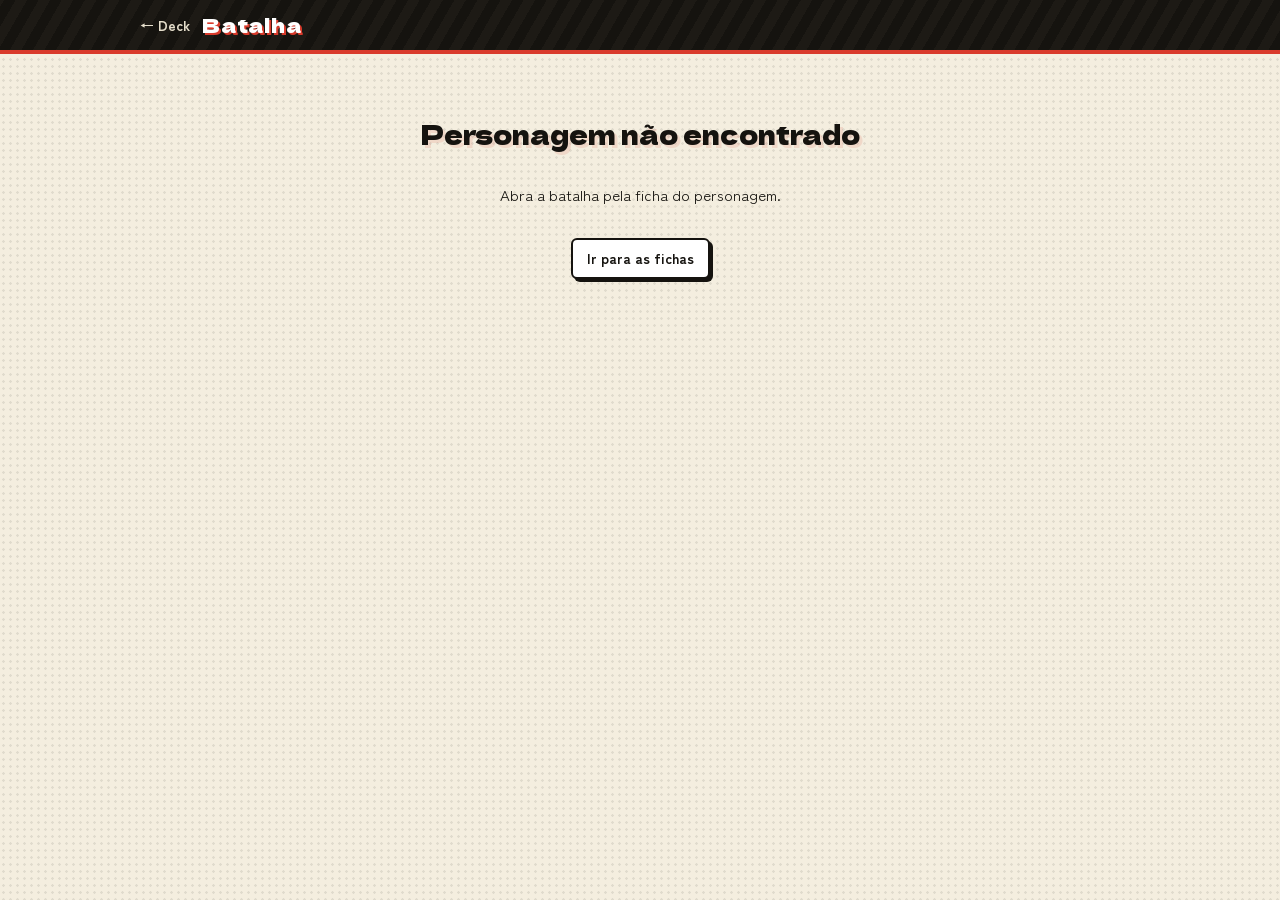
<file: tools/fichas/batalha.html>
<!doctype html>
<html lang="pt-BR">
<head>
<meta charset="utf-8">
<meta name="viewport" content="width=device-width, initial-scale=1, viewport-fit=cover">
<meta name="theme-color" content="#15130f">
<title>Batalha · Fichas e Decks</title>
<link rel="preconnect" href="https://fonts.googleapis.com">
<link rel="preconnect" href="https://fonts.gstatic.com" crossorigin>
<link href="https://fonts.googleapis.com/css2?family=Dela+Gothic+One&family=Zen+Kaku+Gothic+New:wght@400;700&display=swap" rel="stylesheet">
<link rel="stylesheet" href="estilo.css">
<style>
  main { max-width: 1100px; }
  .rodada {
    font-family: var(--display); color: #fff; background: var(--accent); font-size: 13px; letter-spacing: 0.04em; white-space: nowrap;
    padding: 2px 16px 2px 10px; clip-path: polygon(0 0, 100% 0, calc(100% - 8px) 100%, 0 100%);
  }
  .rodada:empty { display: none; }

  /* Pilhas */
  .mesa { display: grid; grid-template-columns: repeat(4, minmax(0, 1fr)); gap: 14px; margin-bottom: 16px; }
  .pilha {
    display: flex; flex-direction: column; align-items: center; gap: 8px; padding: 12px; text-align: center;
    background: var(--panel); border: var(--traco); border-radius: var(--radius); box-shadow: var(--sombra); min-width: 0;
  }
  .pilha h2 { margin: 0; font-family: var(--display); font-weight: 400; font-size: 13px; letter-spacing: 0.06em; color: var(--ink); text-transform: uppercase; }
  .pilha .botoes { display: flex; flex-wrap: wrap; gap: 6px; justify-content: center; }
  .monte {
    position: relative; width: 74px; height: 100px; border-radius: 6px; cursor: pointer; border: 2px solid var(--ink);
    display: flex; align-items: center; justify-content: center; font-family: var(--display); font-size: 22px; color: var(--ink);
    background: var(--field); padding: 0;
  }
  .monte.verso { /* verso: linhas de velocidade em volta de um carimbo vermelho */
    background:
      radial-gradient(circle at 50% 50%, var(--accent) 0 13px, #fff 14px 16px, transparent 17px),
      repeating-conic-gradient(from 0deg at 50% 50%, #15130f 0 5deg, #3a352c 5deg 10deg);
    box-shadow: 3px 3px 0 -1px var(--paper), 3px 3px 0 1px var(--ink), 6px 6px 0 -1px var(--paper), 6px 6px 0 1px var(--ink);
  }
  .monte.verso span { position: relative; background: #fff; color: var(--ink); padding: 0 7px; border: 2px solid var(--ink); border-radius: 4px; font-size: 18px; }
  .monte.vazio { box-shadow: none; background: transparent; border-style: dashed; color: var(--muted); font-size: 18px; }
  .monte.topo { border-width: 3px; border-color: var(--atr); background: linear-gradient(180deg, var(--atr-suave), var(--field)); font-size: 11px; font-family: var(--body); font-weight: 700; color: var(--ink); padding: 6px; line-height: 1.2; flex-direction: column; gap: 6px; box-shadow: 3px 3px 0 var(--ink); }
  .monte.topo b { font-family: var(--display); font-weight: 400; font-size: 18px; color: var(--ink); }
  .contagem-pilha { font-size: 13px; color: var(--muted); }
  .recargas b { font-family: var(--display); font-weight: 400; font-size: 28px; color: var(--ink); }

  /* Pontos atuais (custo das cartas) */
  .pontos { display: grid; grid-template-columns: repeat(7, minmax(0, 1fr)); gap: 8px; margin-bottom: 16px; }
  .ponto {
    display: flex; flex-direction: column; align-items: center; gap: 0; padding: 7px 4px; cursor: pointer; font: inherit; color: var(--ink);
    background: linear-gradient(180deg, var(--atr-suave, var(--accent-soft)), var(--panel)); border: 2px solid var(--ink);
    border-top: 6px solid var(--atr, var(--ink)); border-radius: var(--radius); box-shadow: 3px 3px 0 var(--ink); min-width: 0;
  }
  .ponto:active { transform: translate(2px, 2px); box-shadow: 1px 1px 0 var(--ink); }
  .ponto span { font-size: 11px; font-weight: 700; letter-spacing: 0.04em; text-transform: uppercase; color: var(--muted); }
  .ponto b { font-family: var(--display); font-weight: 400; font-size: 22px; line-height: 1.2; color: var(--ink); }
  .ponto small { font-size: 11px; color: var(--muted); }
  .ponto.pv { --atr: var(--ok); }
  .mini .nums span.caro { background: #fff1ee; border-color: var(--danger); color: var(--danger); }
  .mini .nums span.caro b { color: var(--danger); }

  .turno { display: flex; flex-wrap: wrap; gap: 12px; align-items: center; margin-bottom: 20px; }
  .btn.grande { min-height: 52px; padding: 10px 24px; font-family: var(--display); font-weight: 400; font-size: 17px; letter-spacing: 0.04em; box-shadow: 4px 4px 0 var(--ink); }
  .btn.desfazer { margin-left: auto; }

  /* Zonas */
  .zona { margin-bottom: 20px; }
  .zona > h2 {
    display: inline-block; font-family: var(--display); font-weight: 400; font-size: 14px; letter-spacing: 0.05em; color: #fff; background: var(--ink);
    text-transform: uppercase; margin: 0 0 10px; padding: 4px 22px 4px 12px; clip-path: polygon(0 0, 100% 0, calc(100% - 12px) 100%, 0 100%);
  }
  .zona > h2 small { font-family: var(--body); letter-spacing: 0; text-transform: none; color: #d8d1bf; font-size: 12px; margin-left: 6px; }
  .fileira { display: grid; grid-template-columns: repeat(auto-fill, minmax(min(100%, 170px), 1fr)); gap: 12px; }
  .zona-vazia { padding: 18px; text-align: center; color: var(--muted); border: 2px dashed var(--ink); border-radius: var(--radius); background: var(--panel); font-size: 14px; }

  .mini {
    position: relative; overflow: hidden; display: flex; flex-direction: column; gap: 6px; padding: 16px 11px 11px; text-align: left; cursor: pointer;
    border-radius: var(--radius); border: var(--traco); box-shadow: 3px 3px 0 var(--ink); color: var(--ink); font: inherit; min-height: 170px;
    background: linear-gradient(180deg, var(--atr-suave), transparent 70px), var(--panel);
    transition: transform 0.12s ease, box-shadow 0.12s ease;
  }
  .mini::before { content: ""; position: absolute; inset: 0 0 auto 0; height: 7px; background: var(--atr); border-bottom: 2px solid var(--ink); }
  .mini:hover, .mini:focus-visible { transform: translate(-2px, -2px); box-shadow: 6px 6px 0 var(--ink); outline: none; }
  .mini h3 { margin: 0; font-family: var(--display); font-weight: 400; font-size: 14px; line-height: 1.25; }
  .mini h3::before { content: ""; display: inline-block; width: 7px; height: 7px; margin-right: 6px; background: var(--atr); border: 1.5px solid var(--ink); transform: rotate(45deg); vertical-align: 1px; }
  .mini .sub { font-size: 11px; color: var(--muted); }
  .mini .nums { display: flex; flex-wrap: wrap; gap: 4px; font-size: 11.5px; }
  .mini .nums span { background: var(--panel-2); border: 1.5px solid var(--line); padding: 0 6px; border-radius: 4px; }
  .mini .nums b { color: var(--ink); }
  .mini p { margin: 0; font-size: 12.5px; color: var(--text-2); display: -webkit-box; -webkit-line-clamp: 5; -webkit-box-orient: vertical; overflow: hidden; }
  #campo .mini { min-height: 130px; }
  #campo .mini p { -webkit-line-clamp: 3; }

  /* Janela (detalhe da carta e listas) */
  dialog {
    width: min(560px, calc(100vw - 24px)); max-height: calc(100vh - 40px); padding: 0; border-radius: var(--radius);
    background: radial-gradient(rgba(21,19,15,0.08) 1px, transparent 1.5px) 0 0 / 7px 7px, var(--paper);
    color: var(--ink); border: 3px solid var(--ink); box-shadow: 8px 8px 0 var(--ink);
  }
  dialog::backdrop { background: rgba(21, 19, 15, 0.6); }
  .janela-topo { position: sticky; top: 0; z-index: 1; display: flex; align-items: center; gap: 8px; padding: 12px 14px; background: var(--ink); color: #fff; border-bottom: 4px solid var(--accent); }
  .janela-topo h2 { flex: 1; margin: 0; font-family: var(--display); font-weight: 400; font-size: 16px; color: #fff; letter-spacing: 0.04em; }
  .janela-topo .contagem-pilha { color: #b9b2a0; }
  .janela-topo .btn { box-shadow: 3px 3px 0 rgba(255,255,255,0.28); border-color: #fff; }
  .janela-corpo { padding: 16px 14px; display: flex; flex-direction: column; gap: 12px; }
  .janela-corpo .carta { gap: 8px; }
  .acoes-carta { display: grid; grid-template-columns: repeat(auto-fit, minmax(140px, 1fr)); gap: 10px; }
  .acoes-carta .btn { min-height: 46px; }
  .aviso-janela { font-size: 13px; font-weight: 700; color: var(--warn); margin: 0; }
  .lista-cartas { display: flex; flex-direction: column; gap: 8px; }
  .item-lista {
    display: flex; align-items: center; gap: 10px; width: 100%; padding: 10px 12px; border-radius: var(--radius); cursor: pointer; text-align: left;
    background: var(--panel); border: 2px solid var(--ink); border-left: 7px solid var(--atr); color: var(--ink); font: inherit; font-weight: 700;
  }
  .item-lista:hover { box-shadow: 3px 3px 0 var(--ink); }
  .item-lista .nome { flex: 1; min-width: 0; }
  .item-lista small { color: var(--muted); font-size: 12px; font-weight: 400; }
  .item-lista .pos { font-size: 11px; color: var(--muted); min-width: 34px; }

  /* Ficha aberta por cima da batalha */
  dialog.painel-ficha {
    width: 100vw; height: 100vh; height: 100dvh; max-width: none; max-height: none; margin: 0; border-radius: 0; border: 0; box-shadow: none;
    display: none; flex-direction: column;
  }
  dialog.painel-ficha[open] { display: flex; }
  .painel-ficha .janela-topo { padding-top: max(12px, env(safe-area-inset-top)); }
  .painel-ficha .janela-topo .contagem-pilha { margin-left: auto; }
  .painel-corpo { flex: 1; min-height: 0; }
  .painel-corpo iframe { display: block; width: 100%; height: 100%; border: 0; background: var(--paper); }
  @media (max-width: 520px) { .painel-ficha .janela-topo .contagem-pilha { display: none; } }

  .historico summary { cursor: pointer; color: var(--muted); font-size: 13px; font-weight: 700; }
  .historico ol { margin: 8px 0 0; padding: 10px 12px 10px 32px; font-size: 13px; color: var(--text-2); max-height: 260px; overflow: auto; background: var(--panel); border: 2px solid var(--ink); border-radius: var(--radius); }
  .fim { margin-top: 24px; display: flex; justify-content: flex-end; }

  .inicio { max-width: 560px; margin: 40px auto; text-align: center; display: flex; flex-direction: column; gap: 16px; align-items: center; }
  .inicio h2 { font-family: var(--display); font-weight: 400; font-size: 26px; color: var(--ink); margin: 0; text-shadow: 3px 3px 0 var(--accent-soft); }
  .inicio ul { text-align: left; color: var(--warn); font-size: 14px; font-weight: 700; margin: 0; }

  .aviso-flutuante { /* balão de fala */
    position: fixed; left: 50%; bottom: max(20px, env(safe-area-inset-bottom)); transform: translateX(-50%) translateY(20px); z-index: 50;
    padding: 10px 18px; border-radius: 22px; background: #fff; border: 2.5px solid var(--ink); box-shadow: 4px 4px 0 var(--ink);
    color: var(--ink); font-size: 14px; font-weight: 700;
    opacity: 0; pointer-events: none; transition: opacity 0.2s, transform 0.2s; max-width: calc(100vw - 32px); text-align: center;
  }
  .aviso-flutuante.mostrar { opacity: 1; transform: translateX(-50%) translateY(0); }

  /* Companheiro animal */
  .area-fera { margin: 8px 0 20px; padding-top: 4px; border-top: 3px dashed var(--ok); }
  .area-fera .titulo-fera { margin-top: 14px; }
  .pontos-fera { grid-template-columns: repeat(5, minmax(0, 1fr)); max-width: 640px; }
  .pata { font-size: 0.85em; }
  .opcao-fera { display: flex; gap: 8px; align-items: center; font-weight: 700; cursor: pointer; }
  .opcao-fera input { width: 20px; height: 20px; }

  @media (max-width: 720px) {
    .mesa { grid-template-columns: repeat(2, minmax(0, 1fr)); }
    .pontos { grid-template-columns: repeat(4, minmax(0, 1fr)); }
    .btn.grande { flex: 1; }
    .btn.desfazer { margin-left: 0; }
    .fileira { grid-template-columns: repeat(2, minmax(0, 1fr)); }
  }
</style>
</head>
<body>
<div class="topo">
  <div class="topo-linha">
    <a class="voltar" id="voltar" href="./">← Deck</a>
    <h1 id="titulo">Batalha</h1>
    <span class="rodada" id="rodada"></span>
    <button class="btn batalhar" id="abrir-ficha" hidden>📜 Ficha</button>
  </div>
</div>
<main id="app"></main>
<dialog id="janela"></dialog>
<dialog id="painel-ficha" class="painel-ficha" aria-label="Ficha do personagem">
  <div class="janela-topo">
    <h2>Ficha</h2>
    <span class="contagem-pilha">As mudanças são salvas sozinhas</span>
    <button class="btn principal" id="fechar-ficha">Voltar à batalha</button>
  </div>
  <div class="painel-corpo"></div>
</dialog>
<div class="aviso-flutuante" id="aviso" role="status" aria-live="polite"></div>

<script src="cartas.js"></script>
<script src="comum.js"></script>
<script src="batalha.js"></script>
</body>
</html>
</file>
<file: tools/fichas/estilo.css>
/* Estilos compartilhados pela ficha (index.html) e pela batalha (batalha.html).
   Visual de mangá: papel com retícula, contorno de nanquim, sombras chapadas e vermelho de carimbo. */
:root {
  --paper: #f4eedf;
  --ink: #15130f;
  --panel: #fffdf6;
  --panel-2: #fbf5e6;
  --field: #ffffff;
  --text: #15130f;
  --text-2: #2f2b23;
  --muted: #6b665a;
  --line: rgba(21, 19, 15, 0.22);
  --accent: #d93a2b;
  --accent-soft: rgba(217, 58, 43, 0.12);
  --ok: #23824f;
  --warn: #a35f00;
  --danger: #c62828;
  --radius: 6px;
  --traco: 2.5px solid var(--ink);
  --sombra: 4px 4px 0 var(--ink);
  --display: "Dela Gothic One", "Zen Kaku Gothic New", Impact, sans-serif;
  --body: "Zen Kaku Gothic New", system-ui, -apple-system, "Segoe UI", Roboto, sans-serif;
}
* { box-sizing: border-box; }
[hidden] { display: none !important; }
html, body { margin: 0; }
body {
  background:
    radial-gradient(rgba(21, 19, 15, 0.09) 1px, transparent 1.5px) 0 0 / 7px 7px,
    var(--paper);
  background-attachment: fixed;
  color: var(--text);
  font: 15px/1.5 var(--body);
  min-height: 100vh;
  -webkit-text-size-adjust: 100%;
}
button, input, select, textarea { font: inherit; color: inherit; }
a { color: var(--accent); }

/* Barra superior: faixa de nanquim com linhas de velocidade */
.topo {
  position: sticky; top: 0; z-index: 10;
  background: repeating-linear-gradient(-60deg, #15130f 0 10px, #1d1a15 10px 20px);
  border-bottom: 4px solid var(--accent);
  padding: 10px 16px; padding-top: max(10px, env(safe-area-inset-top));
  color: #fff;
}
.topo-linha { max-width: 1000px; margin: 0 auto; display: flex; align-items: center; gap: 12px; }
.topo h1 {
  font-family: var(--display); font-weight: 400; font-size: 20px; letter-spacing: 0.04em; color: #fff;
  margin: 0; flex: 1; min-width: 0; white-space: nowrap; overflow: hidden; text-overflow: ellipsis;
  text-shadow: 2px 2px 0 var(--accent);
}
.voltar { text-decoration: none; color: #e6dfcc; font-size: 14px; font-weight: 700; white-space: nowrap; }
.voltar:hover { color: #fff; }
.salvo { font-size: 12px; color: #b9b2a0; white-space: nowrap; }
.salvo.erro { color: #ff8a7a; }
.topo .btn {
  background: var(--accent); color: #fff; border-color: #fff; box-shadow: 3px 3px 0 rgba(255,255,255,0.28);
}
.btn.batalhar { min-height: 34px; padding: 4px 12px; white-space: nowrap; }
.abas { max-width: 1000px; margin: 10px auto 0; display: flex; gap: 6px; }
.abas a {
  flex: 1; text-align: center; text-decoration: none; padding: 7px 6px; border-radius: 4px;
  color: #b9b2a0; border: 2px solid transparent; font-family: var(--display); font-size: 14px; letter-spacing: 0.04em;
}
.abas a:hover { color: #fff; }
.abas a.ativa { color: var(--ink); background: var(--paper); border-color: var(--paper); box-shadow: 3px 3px 0 var(--accent); }

main { max-width: 1000px; margin: 0 auto; padding: 20px 16px 64px; }

/* Botões */
.btn {
  display: inline-flex; align-items: center; justify-content: center; gap: 6px;
  min-height: 40px; padding: 8px 14px; border-radius: var(--radius); cursor: pointer;
  background: var(--field); border: 2px solid var(--ink); color: var(--ink); box-shadow: 3px 3px 0 var(--ink);
  text-decoration: none; font-size: 14px; font-weight: 700;
  transition: transform 0.08s ease, box-shadow 0.08s ease;
}
.btn:hover { background: #fff7e0; }
.btn:active:not(:disabled) { transform: translate(2px, 2px); box-shadow: 1px 1px 0 var(--ink); }
.btn.principal { background: var(--accent); color: #fff; }
.btn.principal:hover { background: #e8483a; }
.btn.perigo { color: var(--danger); border-color: var(--danger); box-shadow: 3px 3px 0 var(--danger); }
.btn.pequeno { min-height: 32px; padding: 4px 10px; font-size: 13px; box-shadow: 2px 2px 0 var(--ink); }
.btn:disabled { opacity: 0.4; cursor: not-allowed; box-shadow: none; }
.acoes { display: flex; flex-wrap: wrap; gap: 10px; margin-bottom: 20px; }

/* Lista de personagens */
.personagens { list-style: none; margin: 0; padding: 0; display: grid; grid-template-columns: repeat(auto-fill, minmax(260px, 1fr)); gap: 16px; }
.personagem {
  display: flex; flex-direction: column; gap: 4px; height: 100%; padding: 16px; border-radius: var(--radius);
  background: var(--panel); border: var(--traco); box-shadow: var(--sombra); text-decoration: none; color: inherit;
  transition: transform 0.12s ease, box-shadow 0.12s ease;
}
.personagem:hover, .personagem:focus-visible { transform: translate(-2px, -2px); box-shadow: 7px 7px 0 var(--accent); outline: none; }
.personagem h2 { font-family: var(--display); font-weight: 400; font-size: 19px; color: var(--ink); margin: 0 0 2px; }
.personagem .linha { color: var(--text-2); font-size: 14px; }
.personagem .rodape { margin-top: auto; padding-top: 8px; border-top: 2px dashed var(--line); display: flex; justify-content: space-between; gap: 8px; font-size: 12px; color: var(--muted); }
.vazio { text-align: center; color: var(--muted); padding: 40px 16px; border: 2px dashed var(--ink); border-radius: var(--radius); background: var(--panel); }

/* Selo do deck */
.selo { display: inline-block; padding: 0 8px; border-radius: 3px; font-size: 12px; font-weight: 700; border: 2px solid currentColor; background: var(--field); }
.selo.ok { color: var(--ok); }
.selo.aviso { color: var(--warn); }
.selo.erro { color: var(--danger); }

/* Ficha: cada painel é um quadro de mangá */
.ficha { display: grid; grid-template-columns: repeat(2, minmax(0, 1fr)); gap: 18px; }
.painel { background: var(--panel); border: var(--traco); border-radius: var(--radius); box-shadow: var(--sombra); padding: 14px; min-width: 0; }
.painel.largo { grid-column: 1 / -1; }
.painel h2 {
  display: inline-block; margin: -14px 0 14px -14px; padding: 5px 22px 5px 14px;
  font-family: var(--display); font-weight: 400; font-size: 14px; letter-spacing: 0.06em; text-transform: uppercase;
  color: #fff; background: var(--ink); border-radius: 3px 0 0 0;
  clip-path: polygon(0 0, 100% 0, calc(100% - 12px) 100%, 0 100%);
}
.painel h2 + * { margin-top: 0; }
.campos { display: grid; grid-template-columns: repeat(auto-fill, minmax(140px, 1fr)); gap: 10px; }
.campos .dois { grid-column: span 2; }
.f { display: flex; flex-direction: column; gap: 3px; min-width: 0; }
.f > span { font-size: 12px; font-weight: 700; color: var(--muted); }
input[type=text], input[type=number], select, textarea {
  width: 100%; min-width: 0; min-height: 38px; padding: 7px 9px; border-radius: 4px;
  background: var(--field); border: 1.5px solid var(--ink);
}
input:focus, select:focus, textarea:focus { outline: none; border-color: var(--accent); box-shadow: 0 0 0 3px var(--accent-soft); }
input[type=number] { -moz-appearance: textfield; text-align: center; font-weight: 700; }
input[type=number]::-webkit-inner-spin-button, input[type=number]::-webkit-outer-spin-button { -webkit-appearance: none; margin: 0; }
textarea { resize: vertical; min-height: 140px; line-height: 1.5; }
select { appearance: none; -webkit-appearance: none; padding-right: 26px;
  background-image: linear-gradient(45deg, transparent 50%, var(--ink) 50%), linear-gradient(135deg, var(--ink) 50%, transparent 50%);
  background-position: calc(100% - 14px) 52%, calc(100% - 9px) 52%; background-size: 5px 5px; background-repeat: no-repeat; }

table.grade { width: 100%; border-collapse: collapse; table-layout: fixed; }
.grade th { font-size: 12px; font-weight: 700; color: var(--muted); padding: 0 3px 4px; text-align: center; }
.grade th:first-child { text-align: left; }
.grade td { padding: 3px; }
.grade td:first-child { font-family: var(--display); font-size: 13px; letter-spacing: 0.02em; color: var(--ink); white-space: nowrap; overflow: hidden; text-overflow: ellipsis; }
.grade input { padding: 6px 4px; }
.grade .col-rotulo { width: 30%; }
.grade .col-botao { width: 38px; }
.restaurar {
  width: 34px; height: 34px; padding: 0; border-radius: 50%; cursor: pointer; font-size: 17px; line-height: 1; font-weight: 700;
  background: var(--field); border: 2px solid var(--ink); color: var(--ink);
}
.restaurar:hover, .restaurar:focus-visible { background: var(--accent); border-color: var(--accent); color: #fff; outline: none; }
.acoes-painel { display: flex; justify-content: flex-end; margin-top: 12px; }

/* Descrições: balões de fala */
.info {
  position: relative; margin-top: 16px; padding: 10px 13px; border-radius: 16px;
  background: var(--field); border: 2px solid var(--ink); font-size: 13.5px;
}
.info::before, .info::after { content: ""; position: absolute; left: 22px; width: 0; height: 0; border-style: solid; }
.info::before { top: -12px; border-width: 0 9px 12px 9px; border-color: transparent transparent var(--ink) transparent; }
.info::after { top: -8.5px; left: 24.5px; border-width: 0 6.5px 9px 6.5px; border-color: transparent transparent var(--field) transparent; }
.info.restricao { background: #fff1ee; border-color: var(--danger); }
.info.restricao::before { border-bottom-color: var(--danger); }
.info.restricao::after { border-bottom-color: #fff1ee; }
.info b { color: var(--ink); }
.info.restricao b { color: var(--danger); }
.info summary { cursor: pointer; }
.info p { margin: 6px 0 0; color: var(--text-2); }
.info .tipo { font-size: 11px; font-weight: 700; letter-spacing: 0.08em; text-transform: uppercase; color: var(--muted); margin-right: 6px; }
.info .equipamento { margin: 8px 0 0; display: grid; gap: 3px; font-size: 13px; }
.info .equipamento div { display: flex; gap: 6px; }
.info .equipamento dt { min-width: 78px; color: var(--muted); font-weight: 700; }
.info .equipamento dd { margin: 0; color: var(--text-2); }

.lista-linhas { display: flex; flex-direction: column; gap: 10px; }
input.invalido { border-color: var(--danger); box-shadow: 0 0 0 3px rgba(198,40,40,0.2); background: #fff1ee; }

/* Caminhos */
.caminhos { display: grid; grid-template-columns: repeat(auto-fill, minmax(min(100%, 320px), 1fr)); gap: 14px; }
.cartao-caminho { display: flex; flex-direction: column; gap: 10px; padding: 14px; border-radius: var(--radius); background: var(--panel-2); border: 2px solid var(--ink); }
.cartao-caminho.e-mestre { border-color: var(--accent); box-shadow: 4px 4px 0 var(--accent); }
.caminho-topo { display: flex; gap: 8px; align-items: end; }
.caminho-topo .f { flex: 1; }
.caminho-topo select { font-family: var(--display); font-size: 16px; color: var(--ink); }
.caminho-numeros { display: grid; grid-template-columns: minmax(0, 1.4fr) minmax(0, 1.4fr) minmax(0, 1fr); gap: 8px; }
.caminho-numeros input { font-size: 17px; }
.caminho-extras { display: flex; align-items: center; justify-content: space-between; gap: 8px; flex-wrap: wrap; font-size: 13.5px; color: var(--text-2); }
.caminho-extras b { color: var(--ink); font-size: 15px; }
.cartao-caminho .info { margin-top: 6px; }
.selo.mestre { color: #fff; background: var(--accent); border-color: var(--accent); }
.remover { background: none; border: 2px solid transparent; color: var(--muted); font-size: 18px; width: 38px; height: 38px; border-radius: 50%; cursor: pointer; }
.remover:hover { color: var(--danger); border-color: var(--danger); }
.linha-hab { display: grid; grid-template-columns: minmax(120px, 1fr) minmax(0, 2fr) auto; gap: 8px; align-items: start; }
.linha-hab textarea { min-height: 38px; }

/* Retrato da raça (Identificação): quadro de mangá com legenda */
.ident-grade { display: grid; grid-template-columns: minmax(0, 1fr) 220px; gap: 18px; align-items: start; }
.ident-grade.sem-retrato { grid-template-columns: minmax(0, 1fr); }
.ident-grade.sem-retrato .retrato { display: none; }
.ident-campos { min-width: 0; }
.retrato {
  position: relative; margin: 0; aspect-ratio: 3 / 4; border-radius: 4px; overflow: hidden; background: var(--field);
  border: 3px solid var(--ink); box-shadow: 6px 6px 0 var(--ink);
}
.retrato img { display: block; width: 100%; height: 100%; object-fit: cover; object-position: 50% 18%; animation: retrato-surgir 0.5s ease; }
.retrato::before { /* calha branca do quadro */
  content: ""; position: absolute; inset: 0; z-index: 1; pointer-events: none;
  box-shadow: inset 0 0 0 5px var(--field), inset 0 0 0 7px var(--ink);
}
.retrato::after { /* retícula na base, atrás da legenda */
  content: ""; position: absolute; inset: 55% 0 0 0; pointer-events: none;
  background: radial-gradient(rgba(21,19,15,0.55) 1.2px, transparent 1.7px) 0 0 / 6px 6px;
  -webkit-mask-image: linear-gradient(180deg, transparent, #000);
  mask-image: linear-gradient(180deg, transparent, #000);
}
.retrato figcaption {
  position: absolute; left: 14px; bottom: 16px; z-index: 2; max-width: calc(100% - 28px);
  padding: 5px 16px 5px 12px; border-left: 6px solid var(--accent);
  font-family: var(--display); font-size: 17px; letter-spacing: 0.06em; text-transform: uppercase;
  color: #fff; background: var(--ink);
  clip-path: polygon(0 0, 100% 0, calc(100% - 10px) 100%, 0 100%);
}
@keyframes retrato-surgir { from { opacity: 0; transform: scale(1.05); } to { opacity: 1; transform: none; } }
@media (prefers-reduced-motion: reduce) { .retrato img { animation: none; } }
@media (max-width: 720px) {
  .ident-grade { grid-template-columns: minmax(0, 1fr); }
  .retrato { order: -1; aspect-ratio: 4 / 3; }
  .retrato img { object-position: 50% 10%; }
}

/* Ficha aberta dentro da batalha: só o formulário. */
.embutida .topo, .embutida .zona-perigo { display: none; }
.embutida main { padding-top: 14px; }
.zona-perigo { margin-top: 24px; display: flex; flex-wrap: wrap; gap: 10px; justify-content: flex-end; }

/* Catálogo e deck */
.filtros { display: grid; grid-template-columns: repeat(auto-fill, minmax(175px, 1fr)); gap: 8px; margin-bottom: 16px; }
.filtros .busca { grid-column: 1 / -1; }
.resumo-deck {
  display: flex; flex-wrap: wrap; align-items: center; gap: 10px 16px; padding: 12px 14px; margin-bottom: 16px;
  background: var(--panel); border: var(--traco); border-radius: var(--radius); box-shadow: var(--sombra);
}
.resumo-deck .contagem { font-family: var(--display); font-size: 24px; color: var(--ink); }
.resumo-deck .contagem small { font-family: var(--body); font-size: 14px; color: var(--muted); }
.resumo-deck ul { margin: 0; padding-left: 18px; font-size: 13.5px; font-weight: 700; color: var(--warn); flex-basis: 100%; }
.barra { flex: 1; min-width: 120px; height: 12px; border-radius: 99px; background: var(--field); border: 2px solid var(--ink); position: relative; overflow: hidden; }
.barra i { position: absolute; inset: 0 auto 0 0; background: repeating-linear-gradient(-45deg, var(--accent) 0 6px, #b52c1f 6px 12px); }
.barra .marca { position: absolute; top: 0; bottom: 0; width: 2px; background: var(--ink); }
.contador { font-size: 13px; color: var(--muted); margin: 0 0 10px; }

.cartas { display: grid; grid-template-columns: repeat(auto-fill, minmax(min(100%, 290px), 1fr)); gap: 16px; }
.carta {
  display: flex; flex-direction: column; gap: 8px; padding: 14px; border-radius: var(--radius);
  background: var(--panel); border: var(--traco); box-shadow: var(--sombra);
}

/* Cores dos atributos, as mesmas das cartas físicas */
.atr { --atr: var(--ink); --atr-suave: rgba(21,19,15,0.08); }
.atr-corpo { --atr: #ef5350; --atr-suave: rgba(239,83,80,0.16); }
.atr-mente { --atr: #4f9dff; --atr-suave: rgba(79,157,255,0.16); }
.atr-foco { --atr: #f5c542; --atr-suave: rgba(245,197,66,0.22); }
.atr-espirito { --atr: #b07cff; --atr-suave: rgba(176,124,255,0.17); }
.atr-natureza { --atr: #4cc77f; --atr-suave: rgba(76,199,127,0.17); }
.atr-social { --atr: #f472b6; --atr-suave: rgba(244,114,182,0.17); }
.atr-qualquer { --atr: #9aa0a6; --atr-suave: rgba(154,160,166,0.18); }
.carta.atr {
  position: relative; overflow: hidden; padding-top: 20px;
  background: linear-gradient(180deg, var(--atr-suave), transparent 90px), var(--panel);
}
.carta.atr::before { content: ""; position: absolute; inset: 0 0 auto 0; height: 8px; background: var(--atr); border-bottom: 2px solid var(--ink); }
.carta.atr h3 { color: var(--ink); }
.carta.atr h3::before { content: ""; display: inline-block; width: 10px; height: 10px; margin-right: 7px; background: var(--atr); border: 2px solid var(--ink); transform: rotate(45deg); vertical-align: 1px; }
.atr .tag.atributo { color: var(--ink); background: var(--atr); border-color: var(--ink); font-weight: 700; }
.deck-linha.atr { border-left: 7px solid var(--atr); }
.carta.no-deck { box-shadow: 5px 5px 0 var(--accent); }
.carta header { display: flex; align-items: baseline; justify-content: space-between; gap: 8px; }
.carta h3 { margin: 0; font-family: var(--display); font-weight: 400; font-size: 15px; color: var(--ink); line-height: 1.3; }
.codigo { font-size: 11px; color: var(--muted); font-family: ui-monospace, "SF Mono", Menlo, monospace; white-space: nowrap; }
.tags { display: flex; flex-wrap: wrap; gap: 4px; }
.tag { font-size: 11px; font-weight: 700; letter-spacing: 0.03em; padding: 0 7px; border-radius: 3px; border: 1.5px solid var(--ink); color: var(--ink); background: var(--field); }
.tag.caminho { color: #fff; background: var(--ink); }
.tag.classe { color: var(--accent); border-color: var(--accent); }
.tag.unica { color: #7b2cbf; border-color: #7b2cbf; }
.stats { margin: 0; display: grid; grid-template-columns: repeat(auto-fill, minmax(78px, 1fr)); gap: 4px; }
.stats div { background: var(--panel-2); border: 1.5px solid var(--line); border-radius: 4px; padding: 3px 7px; }
.stats dt { font-size: 10px; font-weight: 700; letter-spacing: 0.05em; text-transform: uppercase; color: var(--muted); }
.stats dd { margin: 0; font-weight: 700; color: var(--ink); }
.efeito { margin: 0; font-size: 13.5px; color: var(--text-2); white-space: pre-line; }
.chips { display: flex; flex-wrap: wrap; gap: 4px; }
.chip { font-size: 11px; font-weight: 700; padding: 1px 7px; border-radius: 3px; background: var(--accent-soft); color: var(--accent); }
.meta { margin: 0; font-size: 12px; color: var(--muted); }
.carta footer { margin-top: auto; display: flex; flex-direction: column; gap: 8px; padding-top: 10px; border-top: 2px dashed var(--line); }
.controle { display: flex; align-items: center; gap: 6px; }
.controle .rotulo { width: 74px; flex-shrink: 0; white-space: nowrap; font-size: 12px; font-weight: 700; color: var(--muted); }
.controle .motivo { flex: 1; min-width: 0; line-height: 1.3; }
.controle .btn { flex-shrink: 0; }
.qtd { min-width: 22px; text-align: center; font-family: var(--display); color: var(--ink); }
.motivo { font-size: 12px; color: var(--muted); }

.alternar { display: flex; flex-wrap: wrap; align-items: center; gap: 8px; margin-bottom: 4px; }
.btn.ativo { background: var(--ink); color: #fff; }
.deck-grupo h3 {
  display: inline-block; font-family: var(--display); font-weight: 400; font-size: 14px; letter-spacing: 0.05em; text-transform: uppercase;
  color: #fff; background: var(--ink); margin: 20px 0 10px; padding: 4px 22px 4px 12px;
  clip-path: polygon(0 0, 100% 0, calc(100% - 12px) 100%, 0 100%);
}
.deck-grupo h3 small { font-family: var(--body); letter-spacing: 0; text-transform: none; color: #d8d1bf; font-size: 12px; margin-left: 6px; }
.deck-linha { background: var(--panel); border: 2px solid var(--ink); border-radius: var(--radius); margin-bottom: 8px; }
.deck-linha.em-uso { box-shadow: 3px 3px 0 var(--ink); }
.deck-linha.problema { border-color: var(--danger); box-shadow: 3px 3px 0 var(--danger); }
.resumo-linha { display: flex; align-items: center; gap: 8px; padding: 8px 10px; cursor: pointer; list-style: none; }
.resumo-linha::-webkit-details-marker { display: none; }
.deck-linha .nome { flex: 1; min-width: 0; font-weight: 700; }
.deck-linha .nome small { display: block; color: var(--danger); font-size: 12px; }
.deck-linha .nome small.sub { color: var(--muted); font-weight: 400; }
.deck-linha .corpo { padding: 0 12px 12px; display: flex; flex-direction: column; gap: 8px; }
.contas { display: flex; align-items: baseline; gap: 3px; min-width: 52px; justify-content: flex-end; }
.contas .de { font-size: 12px; color: var(--muted); }
.qtd-grande { font-family: var(--display); font-size: 18px; color: var(--ink); }

@media (max-width: 720px) {
  .ficha { grid-template-columns: minmax(0, 1fr); }
  .linha-hab { grid-template-columns: minmax(0, 1fr) auto; }
  .linha-hab textarea { grid-column: 1 / 2; }
  .filtros { grid-template-columns: repeat(2, minmax(0, 1fr)); }
  .salvo { display: none; }
}
@media (max-width: 420px) {
  .campos { grid-template-columns: repeat(2, minmax(0, 1fr)); }
  .grade td:first-child { font-size: 11.5px; letter-spacing: 0; }
  .grade .col-rotulo { width: 34%; }
}

/* Companheiro animal */
.niveis-fera { list-style: none; margin: 8px 0 0; padding: 0; display: grid; gap: 4px; font-size: 14px; color: var(--muted); }
.niveis-fera li.liberado { color: var(--ink); font-weight: 700; }
.niveis-fera .nv { display: inline-block; min-width: 46px; font-size: 11px; font-weight: 700; letter-spacing: 0.04em; text-transform: uppercase; color: var(--muted); }
.niveis-fera li.liberado .nv { color: var(--ok); }
.titulo-fera {
  display: inline-block; font-family: var(--display); font-weight: 400; font-size: 15px; letter-spacing: 0.05em; color: #fff; background: var(--ok);
  text-transform: uppercase; margin: 24px 0 10px; padding: 4px 22px 4px 12px; clip-path: polygon(0 0, 100% 0, calc(100% - 12px) 100%, 0 100%);
}
.titulo-fera small { font-family: var(--body); letter-spacing: 0; text-transform: none; font-size: 12px; margin-left: 6px; opacity: 0.85; }
.deck-fera { margin-top: 8px; }
.deck-linha.bloqueada { opacity: 0.6; }
</file>
